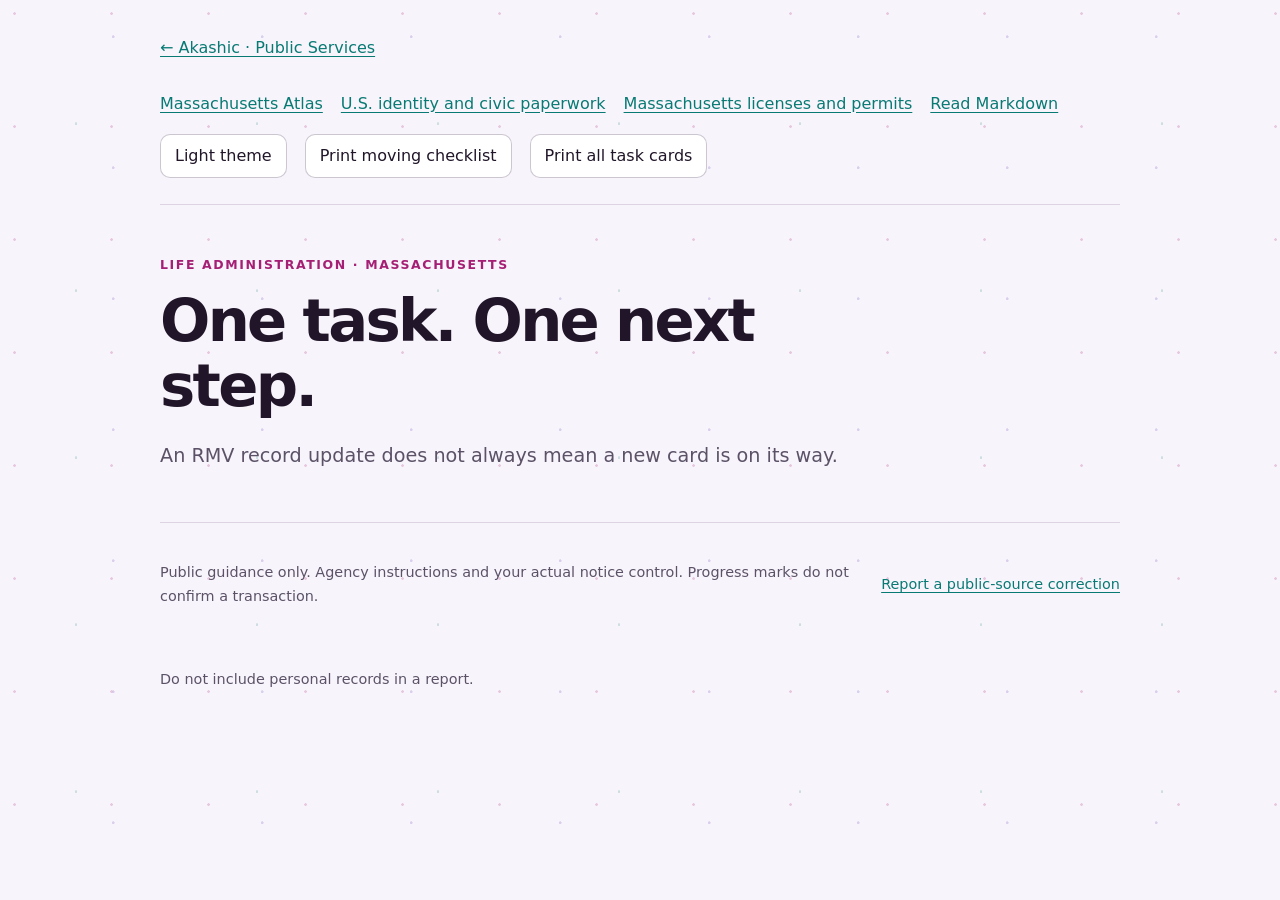
<file: site/civic.html>
<!doctype html>
<html lang="en">
  <head>
    <meta charset="utf-8">
    <meta name="viewport" content="width=device-width, initial-scale=1">
    <meta name="description" content="Massachusetts RMV tasks, current official sources, and a printable moving checklist. Separate record changes from replacement documents.">
    <meta name="referrer" content="no-referrer">
    <title>Massachusetts RMV task hub · Akashic</title>
    <link rel="canonical" href="https://akashic.egohygiene.io/civic.html">
    <link rel="icon" href="./assets/favicon.svg" type="image/svg+xml">
    <link rel="stylesheet" href="./styles.css">
    <link rel="stylesheet" href="./civic.css">
    <script type="module" src="./civic.js"></script>
  </head>
  <body class="civic-page">
    <a class="skip-link" href="#main">Skip to the task hub</a>
    <header class="civic-header">
      <a href="./index.html?collection=public-services-and-support#catalog">← Akashic · Public Services</a>
      <nav aria-label="Chapter tools">
        <a href="./atlas.html?place=us-ma">Massachusetts Atlas</a>
        <a href="./identity.html">U.S. identity and civic paperwork</a>
        <a href="./licensing.html">Massachusetts licenses and permits</a>
        <a href="https://github.com/egohygiene/akashic/blob/main/docs/civic/ma-rmv.md">Read Markdown</a>
        <button id="civic-theme" type="button" aria-pressed="false" hidden>Light theme</button>
        <button id="civic-print-checklist" type="button" hidden>Print moving checklist</button>
        <button id="civic-print" type="button" hidden>Print all task cards</button>
      </nav>
    </header>
    <main id="main" class="civic-main">
      <p class="civic-print-context">Massachusetts RMV task hub · Current sources: https://akashic.egohygiene.io/civic.html</p>
      <p class="civic-kicker">Life administration · Massachusetts</p>
      <h1>One task. One next step.</h1>
      <p class="civic-lead">An RMV record update does not always mean a new card is on its way.</p>
      <!-- civic-hub -->
    </main>
    <footer class="civic-footer">
      <p>Public guidance only. Agency instructions and your actual notice control. Progress marks do not confirm a transaction.</p>
      <a href="https://github.com/egohygiene/akashic/issues/new?template=resource-update.yml">Report a public-source correction</a>
      <p>Do not include personal records in a report.</p>
    </footer>
  </body>
</html>
</file>
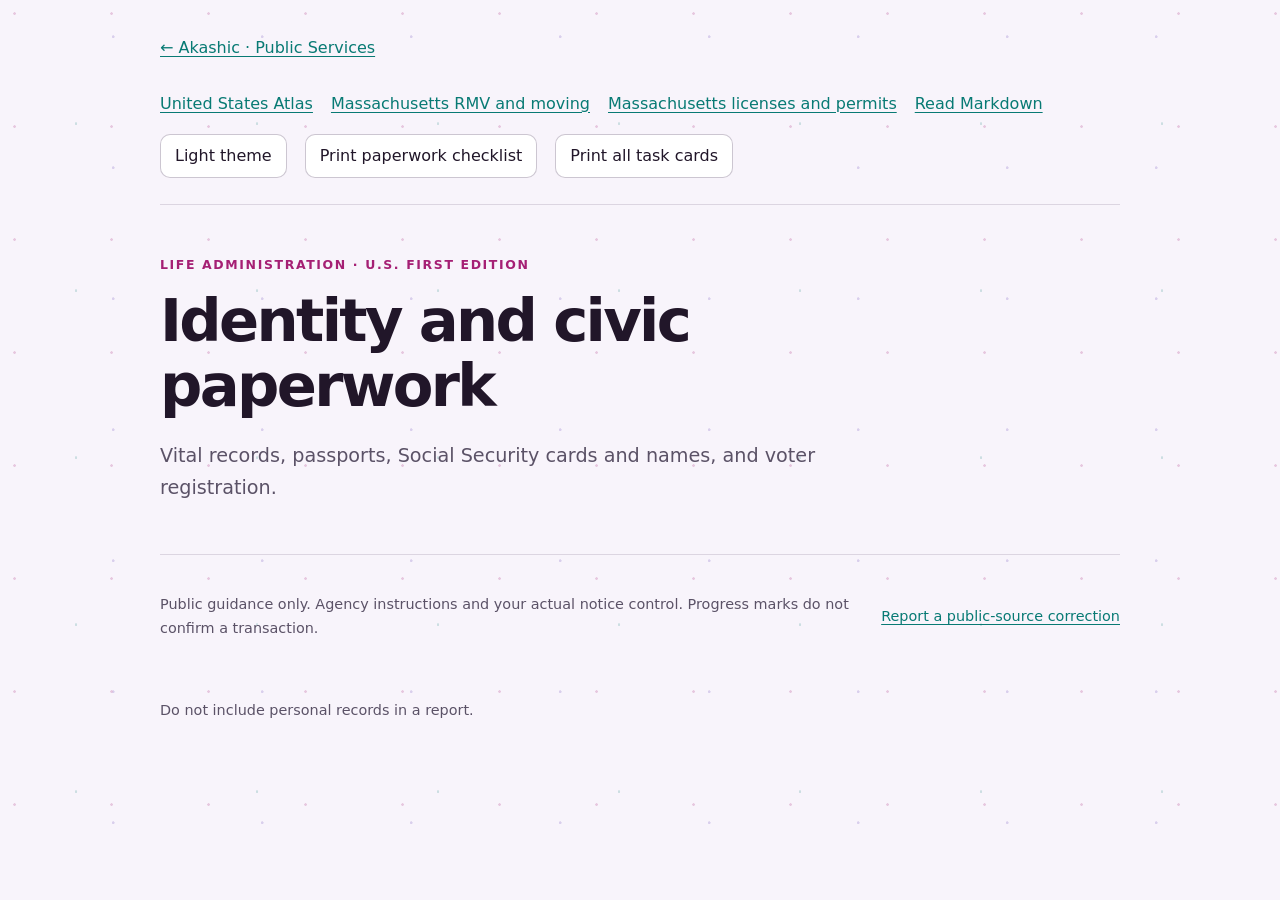
<file: site/identity.html>
<!doctype html>
<html lang="en">
  <head>
    <meta charset="utf-8">
    <meta name="viewport" content="width=device-width, initial-scale=1">
    <meta name="description" content="U.S. vital records, passports, Social Security cards and names, and voter registration. Official routes and a printable paperwork checklist.">
    <meta name="referrer" content="no-referrer">
    <title>U.S. identity and civic paperwork · Akashic</title>
    <link rel="canonical" href="https://akashic.egohygiene.io/identity.html">
    <link rel="icon" href="./assets/favicon.svg" type="image/svg+xml">
    <link rel="stylesheet" href="./styles.css">
    <link rel="stylesheet" href="./civic.css">
    <script type="module" src="./civic.js"></script>
  </head>
  <body class="civic-page">
    <a class="skip-link" href="#main">Skip to the task hub</a>
    <header class="civic-header">
      <a href="./index.html?collection=public-services-and-support#catalog">← Akashic · Public Services</a>
      <nav aria-label="Chapter tools">
        <a href="./atlas.html?place=us">United States Atlas</a>
        <a href="./civic.html">Massachusetts RMV and moving</a>
        <a href="./licensing.html">Massachusetts licenses and permits</a>
        <a href="https://github.com/egohygiene/akashic/blob/main/docs/civic/us-identity.md">Read Markdown</a>
        <button id="civic-theme" type="button" aria-pressed="false" hidden>Light theme</button>
        <button id="civic-print-checklist" type="button" hidden>Print paperwork checklist</button>
        <button id="civic-print" type="button" hidden>Print all task cards</button>
      </nav>
    </header>
    <main id="main" class="civic-main">
      <p class="civic-print-context">U.S. identity and civic paperwork · Current sources: https://akashic.egohygiene.io/identity.html</p>
      <p class="civic-kicker">Life administration · U.S. first edition</p>
      <h1>Identity and civic paperwork</h1>
      <p class="civic-lead">Vital records, passports, Social Security cards and names, and voter registration.</p>
      <!-- civic-hub -->
    </main>
    <footer class="civic-footer">
      <p>Public guidance only. Agency instructions and your actual notice control. Progress marks do not confirm a transaction.</p>
      <a href="https://github.com/egohygiene/akashic/issues/new?template=resource-update.yml">Report a public-source correction</a>
      <p>Do not include personal records in a report.</p>
    </footer>
  </body>
</html>
</file>
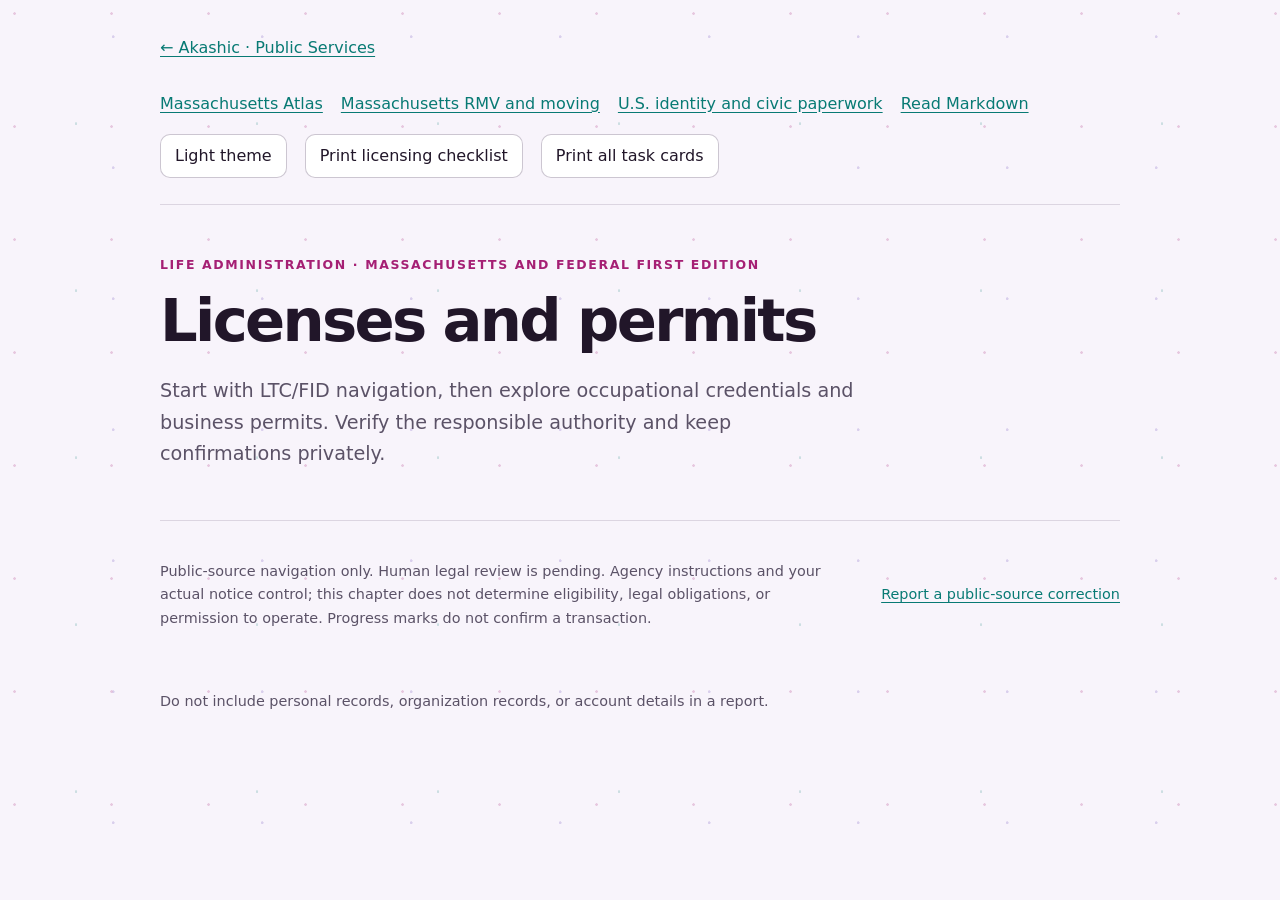
<file: site/licensing.html>
<!doctype html>
<html lang="en">
  <head>
    <meta charset="utf-8">
    <meta name="viewport" content="width=device-width, initial-scale=1">
    <meta name="description" content="Massachusetts LTC/FID, occupational credentials, municipal permits, and federal business licensing. Official routes and a printable checklist.">
    <meta name="referrer" content="no-referrer">
    <title>Massachusetts and federal licenses and permits · Akashic</title>
    <link rel="canonical" href="https://akashic.egohygiene.io/licensing.html">
    <link rel="icon" href="./assets/favicon.svg" type="image/svg+xml">
    <link rel="stylesheet" href="./styles.css">
    <link rel="stylesheet" href="./civic.css">
    <script type="module" src="./civic.js"></script>
  </head>
  <body class="civic-page">
    <a class="skip-link" href="#main">Skip to the task hub</a>
    <header class="civic-header">
      <a href="./index.html?collection=public-services-and-support#catalog">← Akashic · Public Services</a>
      <nav aria-label="Chapter tools">
        <a href="./atlas.html?place=us-ma">Massachusetts Atlas</a>
        <a href="./civic.html">Massachusetts RMV and moving</a>
        <a href="./identity.html">U.S. identity and civic paperwork</a>
        <a href="https://github.com/egohygiene/akashic/blob/main/docs/civic/ma-licenses-permits.md">Read Markdown</a>
        <button id="civic-theme" type="button" aria-pressed="false" hidden>Light theme</button>
        <button id="civic-print-checklist" type="button" hidden>Print licensing checklist</button>
        <button id="civic-print" type="button" hidden>Print all task cards</button>
      </nav>
    </header>
    <main id="main" class="civic-main">
      <p class="civic-print-context">Massachusetts and federal licenses and permits · Current sources: https://akashic.egohygiene.io/licensing.html</p>
      <p class="civic-kicker">Life administration · Massachusetts and federal first edition</p>
      <h1>Licenses and permits</h1>
      <p class="civic-lead">Start with LTC/FID navigation, then explore occupational credentials and business permits. Verify the responsible authority and keep confirmations privately.</p>
      <!-- civic-hub -->
    </main>
    <footer class="civic-footer">
      <p>Public-source navigation only. Human legal review is pending. Agency instructions and your actual notice control; this chapter does not determine eligibility, legal obligations, or permission to operate. Progress marks do not confirm a transaction.</p>
      <a href="https://github.com/egohygiene/akashic/issues/new?template=resource-update.yml">Report a public-source correction</a>
      <p>Do not include personal records, organization records, or account details in a report.</p>
    </footer>
  </body>
</html>
</file>
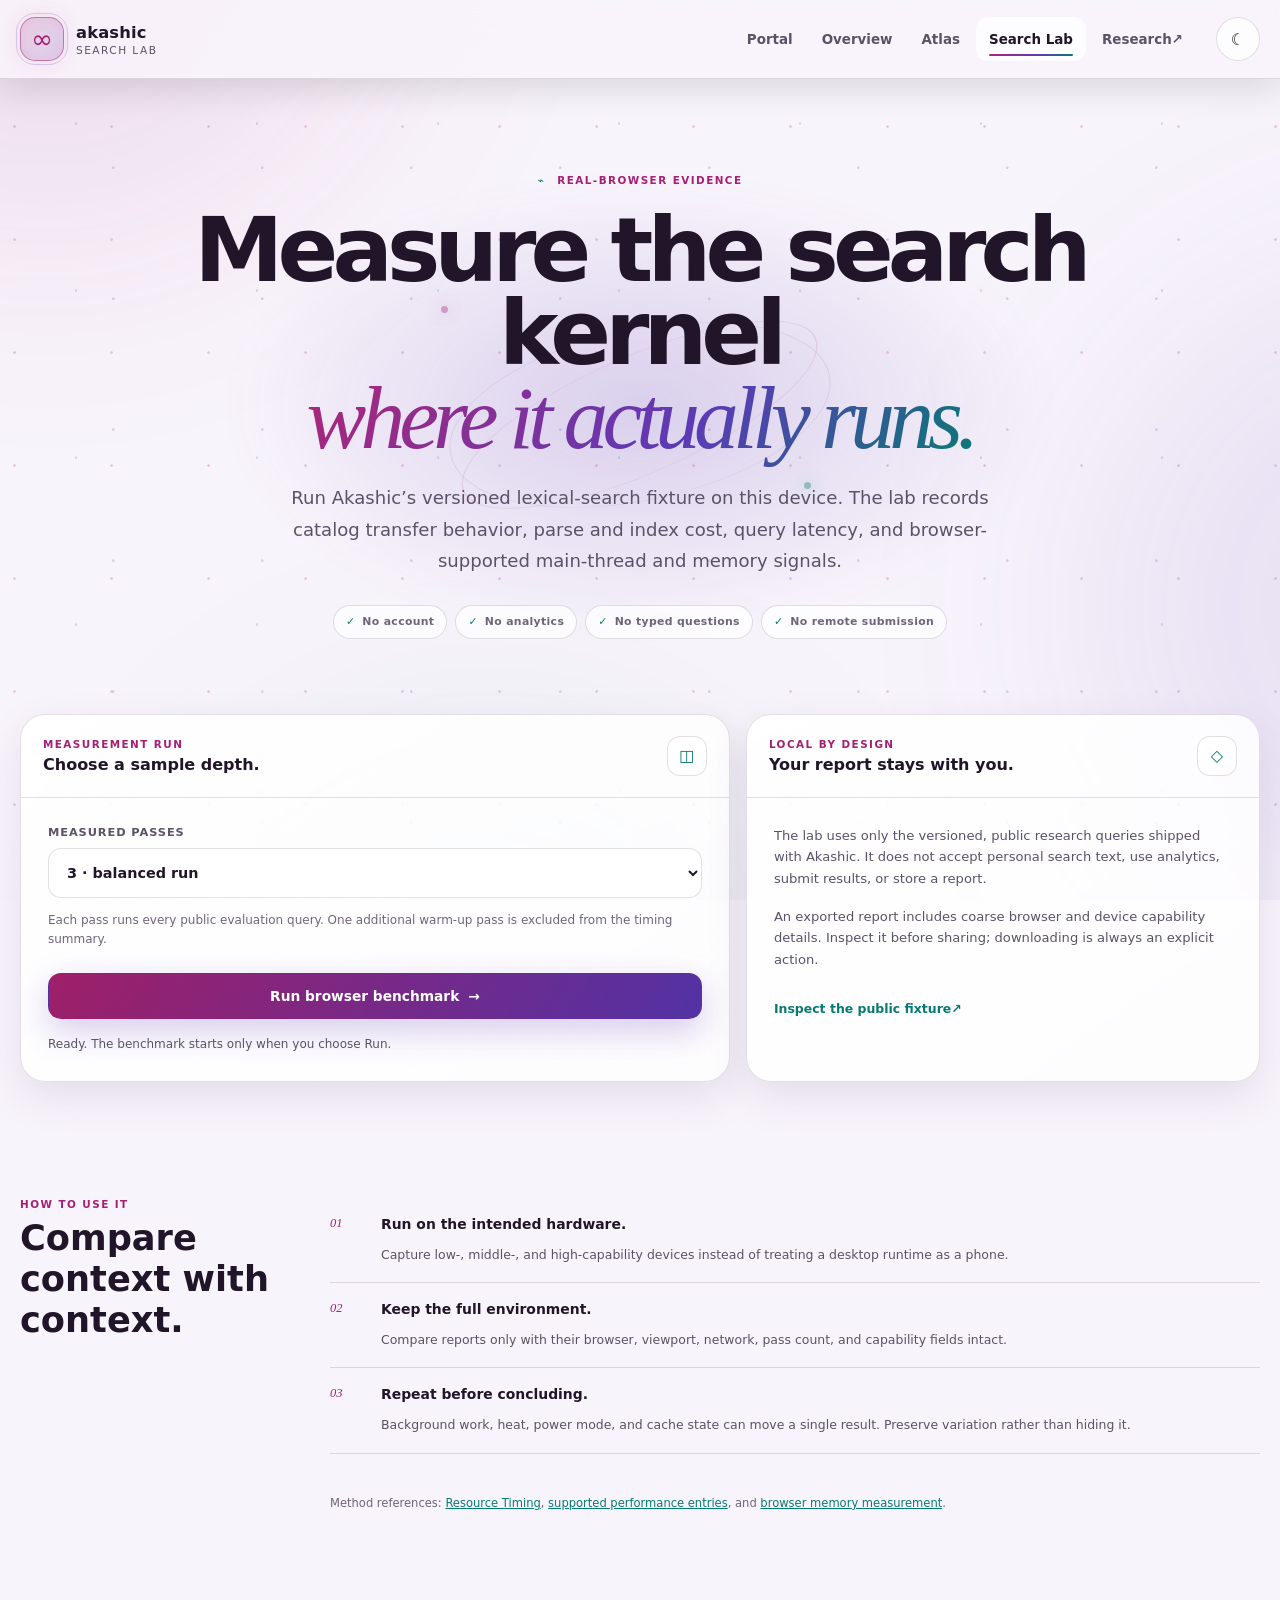
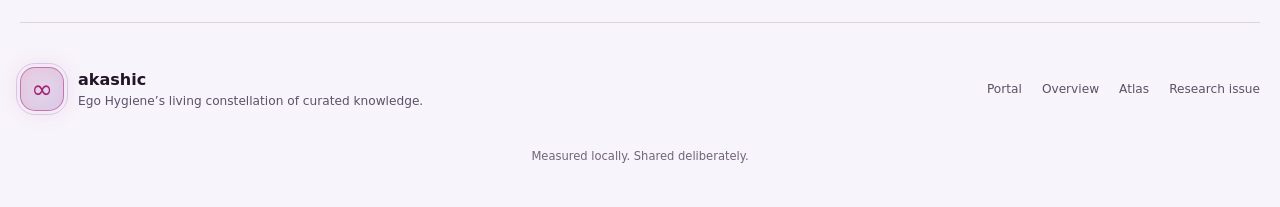
<file: site/search-lab.html>
<!DOCTYPE html>
<html lang="en">
  <head>
    <meta charset="utf-8">
    <meta name="viewport" content="width=device-width, initial-scale=1">
    <meta name="description" content="Run Akashic's dependency-free lexical search benchmark in this browser and export a private, inspectable device report.">
    <meta name="theme-color" content="#0a0814">
    <meta property="og:type" content="website">
    <meta property="og:title" content="Akashic Search Lab · Ego Hygiene">
    <meta property="og:description" content="Measure Akashic search timing, main-thread blocking, and catalog transfer behavior on a real browser.">
    <meta property="og:url" content="https://akashic.egohygiene.io/search-lab.html">
    <title>Akashic Search Lab · Ego Hygiene</title>
    <link rel="canonical" href="https://akashic.egohygiene.io/search-lab.html">
    <link rel="icon" href="assets/favicon.svg" type="image/svg+xml">
    <script>try{document.documentElement.dataset.theme=localStorage.getItem("akashic-theme")||localStorage.getItem("ego-awesome-theme")||(matchMedia("(prefers-color-scheme: light)").matches?"light":"dark")}catch{}</script>
    <link rel="stylesheet" href="styles.css">
    <link rel="stylesheet" href="search-lab.css">
    <script type="module" src="search-lab.js"></script>
  </head>
  <body class="search-lab-page">
    <a class="skip-link" href="#search-lab">Skip to the benchmark</a>
    <div class="akashic-field" aria-hidden="true"><span></span><span></span><span></span></div>

    <header class="site-header is-scrolled">
      <div class="header-inner">
        <a class="brand" href="index.html" aria-label="akashic portal home">
          <span class="brand-mark" aria-hidden="true">∞</span>
          <span><strong>akashic</strong><small>Search Lab</small></span>
        </a>
        <nav class="desktop-nav" aria-label="Primary navigation">
          <a href="index.html">Portal</a>
          <a href="dashboard.html">Overview</a>
          <a href="atlas.html">Atlas</a>
          <a class="is-active" href="#search-lab" aria-current="page">Search Lab</a>
          <a href="https://github.com/egohygiene/akashic/tree/main/research/search" target="_blank" rel="noreferrer">Research <span aria-hidden="true">↗</span></a>
        </nav>
        <button class="icon-button theme-toggle" id="theme-toggle" type="button" aria-label="Switch to light theme">
          <span aria-hidden="true">☼</span>
        </button>
      </div>
    </header>

    <main id="search-lab" tabindex="-1">
      <section class="lab-hero" aria-labelledby="lab-title">
        <div class="lab-orbit" aria-hidden="true"><span></span><i></i><i></i></div>
        <p class="lab-kicker"><span aria-hidden="true">⌁</span> Real-browser evidence</p>
        <h1 id="lab-title">Measure the search kernel<br><em>where it actually runs.</em></h1>
        <p>Run Akashic’s versioned lexical-search fixture on this device. The lab records catalog transfer behavior, parse and index cost, query latency, and browser-supported main-thread and memory signals.</p>
        <div class="lab-boundaries" aria-label="Search Lab boundaries">
          <span>No account</span><span>No analytics</span><span>No typed questions</span><span>No remote submission</span>
        </div>
      </section>

      <section class="lab-workbench" aria-labelledby="workbench-title">
        <div class="lab-panel lab-controls">
          <div class="lab-panel-heading">
            <div><p class="lab-kicker">Measurement run</p><h2 id="workbench-title">Choose a sample depth.</h2></div>
            <span class="lab-signal" aria-hidden="true">◫</span>
          </div>
          <div class="lab-control-body">
            <label for="measurement-passes">
              <span>Measured passes</span>
              <select id="measurement-passes">
                <option value="1">1 · quick signal</option>
                <option value="3" selected>3 · balanced run</option>
                <option value="5">5 · deeper sample</option>
              </select>
            </label>
            <p>Each pass runs every public evaluation query. One additional warm-up pass is excluded from the timing summary.</p>
            <button class="button button-primary" id="run-search-lab" type="button">Run browser benchmark <span aria-hidden="true">→</span></button>
            <p class="lab-status" id="search-lab-status" role="status" aria-live="polite" aria-atomic="true">Ready. The benchmark starts only when you choose Run.</p>
          </div>
        </div>

        <aside class="lab-panel lab-privacy" aria-labelledby="privacy-title">
          <div class="lab-panel-heading">
            <div><p class="lab-kicker">Local by design</p><h2 id="privacy-title">Your report stays with you.</h2></div>
            <span class="lab-signal" aria-hidden="true">◇</span>
          </div>
          <div class="lab-privacy-body">
            <p>The lab uses only the versioned, public research queries shipped with Akashic. It does not accept personal search text, use analytics, submit results, or store a report.</p>
            <p>An exported report includes coarse browser and device capability details. Inspect it before sharing; downloading is always an explicit action.</p>
            <a href="https://github.com/egohygiene/akashic/blob/main/research/search/evaluations/natural-language-v2.json" target="_blank" rel="noreferrer">Inspect the public fixture <span aria-hidden="true">↗</span></a>
          </div>
        </aside>
      </section>

      <section class="lab-results" id="lab-results" aria-labelledby="results-title" hidden>
        <div class="lab-section-heading">
          <div><p class="lab-kicker">Completed report</p><h2 id="results-title" tabindex="-1">This browser’s measurement</h2></div>
          <p>Elapsed times are device- and environment-specific observations, not universal performance claims.</p>
        </div>

        <dl class="lab-metrics" id="lab-metrics"></dl>

        <div class="lab-report-grid">
          <article class="lab-panel lab-transfer" aria-labelledby="transfer-title">
            <div class="lab-panel-heading"><div><p class="lab-kicker">Catalog request</p><h3 id="transfer-title">First and repeat transfer</h3></div><span class="lab-signal" aria-hidden="true">⇄</span></div>
            <div class="lab-table-wrap">
              <table>
                <thead><tr><th scope="col">Request</th><th scope="col">Elapsed</th><th scope="col">Transferred</th><th scope="col">Encoded body</th><th scope="col">Cache signal</th></tr></thead>
                <tbody id="transfer-rows"></tbody>
              </table>
            </div>
            <p class="lab-note">“Reload” asks the browser to validate a network-first fetch. “Repeat” uses ordinary cache behavior. A reported 0-byte transfer with a nonzero decoded body is treated as a cache signal, not a missing measurement.</p>
          </article>

          <article class="lab-panel lab-capabilities" aria-labelledby="capabilities-title">
            <div class="lab-panel-heading"><div><p class="lab-kicker">Context</p><h3 id="capabilities-title">Device and API signals</h3></div><span class="lab-signal" aria-hidden="true">◎</span></div>
            <dl id="environment-details"></dl>
          </article>
        </div>

        <article class="lab-panel lab-slowest" aria-labelledby="slowest-title">
          <div class="lab-panel-heading"><div><p class="lab-kicker">Fixture detail</p><h3 id="slowest-title">Slowest measured queries</h3></div><span class="lab-signal" aria-hidden="true">⌕</span></div>
          <div class="lab-table-wrap">
            <table>
              <thead><tr><th scope="col">Public case</th><th scope="col">Slowest run</th><th scope="col">Mean</th><th scope="col">Results</th></tr></thead>
              <tbody id="slowest-rows"></tbody>
            </table>
          </div>
        </article>

        <div class="lab-export">
          <div><p class="lab-kicker">Portable evidence</p><h2>Keep the complete report.</h2><p>The JSON includes every timing sample, feature-detection outcome, public case ID, and method note shown here.</p></div>
          <div class="lab-export-actions">
            <button class="button button-primary" id="download-search-report" type="button" disabled>Download JSON <span aria-hidden="true">↓</span></button>
            <button class="button button-quiet" id="clear-search-report" type="button">Clear report</button>
          </div>
        </div>

        <details class="lab-raw-report">
          <summary>Inspect report JSON</summary>
          <pre id="report-json" tabindex="0"></pre>
        </details>
      </section>

      <section class="lab-method" aria-labelledby="method-title">
        <div><p class="lab-kicker">How to use it</p><h2 id="method-title">Compare context with context.</h2></div>
        <ol>
          <li><strong>Run on the intended hardware.</strong><span>Capture low-, middle-, and high-capability devices instead of treating a desktop runtime as a phone.</span></li>
          <li><strong>Keep the full environment.</strong><span>Compare reports only with their browser, viewport, network, pass count, and capability fields intact.</span></li>
          <li><strong>Repeat before concluding.</strong><span>Background work, heat, power mode, and cache state can move a single result. Preserve variation rather than hiding it.</span></li>
        </ol>
        <p class="lab-method-links">Method references: <a href="https://developer.mozilla.org/en-US/docs/Web/API/PerformanceResourceTiming/transferSize" target="_blank" rel="noreferrer">Resource Timing</a>, <a href="https://developer.mozilla.org/en-US/docs/Web/API/PerformanceObserver/supportedEntryTypes_static" target="_blank" rel="noreferrer">supported performance entries</a>, and <a href="https://developer.mozilla.org/en-US/docs/Web/API/Performance/measureUserAgentSpecificMemory" target="_blank" rel="noreferrer">browser memory measurement</a>.</p>
      </section>
    </main>

    <footer>
      <div class="footer-brand"><span class="brand-mark" aria-hidden="true">∞</span><div><strong>akashic</strong><p>Ego Hygiene’s living constellation of curated knowledge.</p></div></div>
      <div class="footer-links"><a href="index.html">Portal</a><a href="dashboard.html">Overview</a><a href="atlas.html">Atlas</a><a href="https://github.com/egohygiene/akashic/issues/42">Research issue</a></div>
      <p class="love-note">Measured locally. Shared deliberately.</p>
    </footer>
    <noscript><p class="noscript">The Search Lab needs JavaScript to run local measurements. The complete resource collection remains available in the <a href="index.html#catalog">catalog</a>.</p></noscript>
  </body>
</html>
</file>
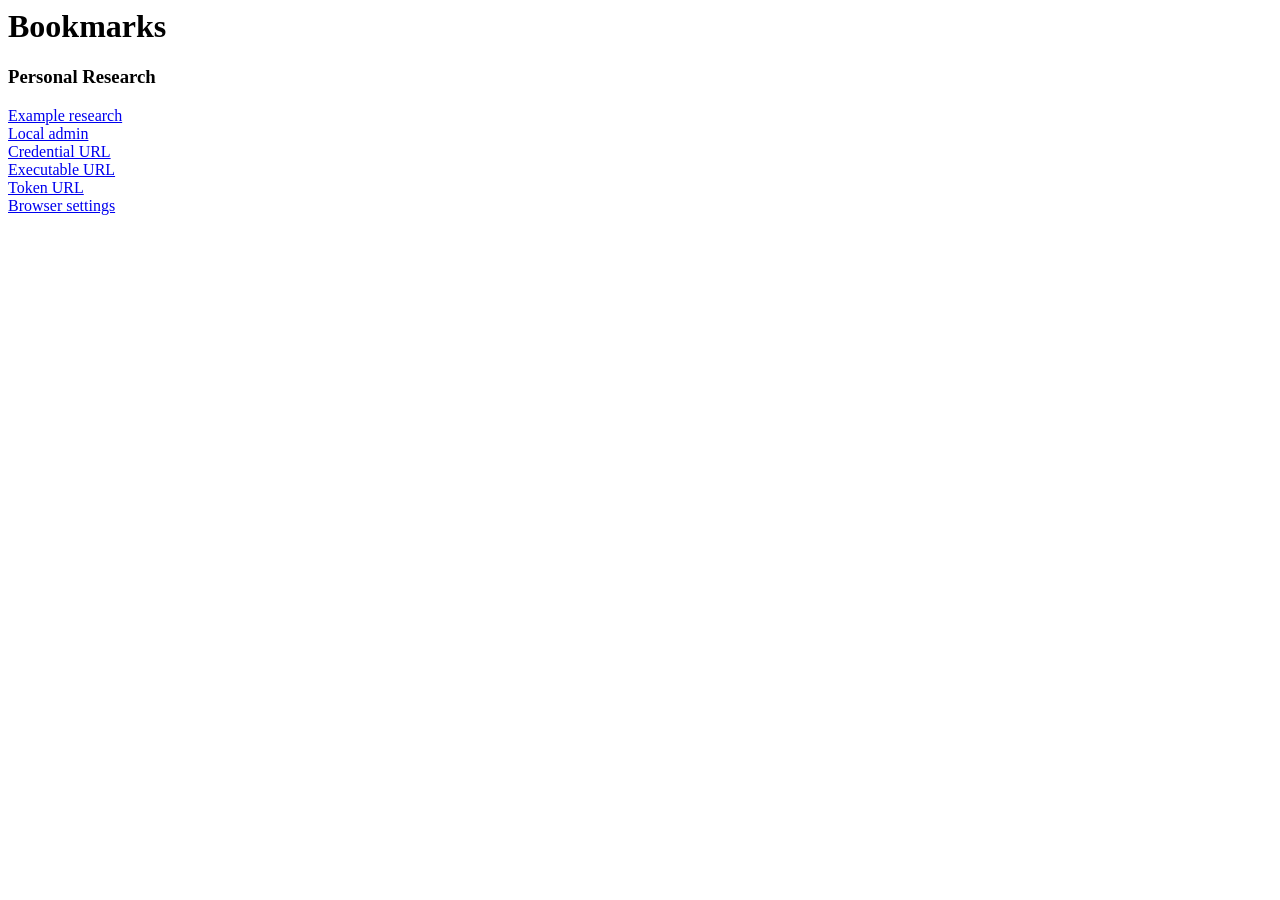
<file: test/fixtures/bookmark-intake/malicious-netscape.fixture.html>
<!DOCTYPE NETSCAPE-Bookmark-file-1>
<META HTTP-EQUIV="Content-Type" CONTENT="text/html; charset=UTF-8">
<TITLE>Bookmarks</TITLE>
<H1>Bookmarks</H1>
<DL><p>
  <DT><H3>Personal Research</H3>
  <DL><p>
    <DT><A HREF="https://www.example.com/path/?utm_source=mail&amp;lang=en#notes" TAGS="reading, later">Example research</A>
    <DT><A HREF="http://127.0.0.1:8080/admin">Local admin</A>
    <DT><A HREF="https://user:password@example.com/private">Credential URL</A>
    <DT><A HREF="javascript:alert(1)">Executable URL</A>
    <DT><A HREF="https://example.net/callback?access_token=super-secret">Token URL</A>
    <DT><A HREF="chrome://settings/passwords">Browser settings</A>
  </DL><p>
</DL><p>
</file>
<file: site/styles.css>
:root {
  color-scheme: dark;
  --bg: #090711;
  --bg-soft: #110d1c;
  --surface: rgba(27, 21, 41, .68);
  --surface-solid: #191326;
  --surface-raised: #21182f;
  --surface-hover: rgba(39, 29, 56, .9);
  --text: #f8f4fc;
  --muted: #bbb2c7;
  --faint: #9b91aa;
  --pink: #ff8bd5;
  --violet: #b7a4ff;
  --cyan: #6fe9df;
  --line: rgba(237, 222, 255, .13);
  --line-strong: rgba(237, 222, 255, .24);
  --accent: linear-gradient(125deg, #c92f8c, #6c4fd0 58%, #268f9a);
  --button-accent: linear-gradient(125deg, #aa246f, #5a3eb5);
  --shadow: 0 28px 80px rgba(1, 0, 8, .38);
  --shadow-soft: 0 16px 48px rgba(1, 0, 8, .22);
  --radius: 22px;
  --max: 1280px;
  font-family: Inter, ui-sans-serif, system-ui, -apple-system, BlinkMacSystemFont, "Segoe UI", sans-serif;
}

:root[data-theme="light"] {
  color-scheme: light;
  --bg: #f8f4fb;
  --bg-soft: #efe9f5;
  --surface: rgba(255, 255, 255, .76);
  --surface-solid: #ffffff;
  --surface-raised: #ffffff;
  --surface-hover: rgba(255, 255, 255, .96);
  --text: #211629;
  --muted: #5b5267;
  --faint: #6f657a;
  --pink: #a51f74;
  --violet: #5d3ab4;
  --cyan: #087a74;
  --line: rgba(52, 29, 72, .14);
  --line-strong: rgba(52, 29, 72, .25);
  --accent: linear-gradient(125deg, #ad2677, #5c3ab6 58%, #087a74);
  --button-accent: linear-gradient(125deg, #9e1f68, #5232a4);
  --shadow: 0 28px 80px rgba(75, 45, 98, .15);
  --shadow-soft: 0 16px 42px rgba(75, 45, 98, .11);
}

* { box-sizing: border-box; }
html { scroll-behavior: smooth; scroll-padding-top: 94px; }
body { margin: 0; min-width: 320px; overflow-x: hidden; background: var(--bg); color: var(--text); }
body::before { content: ""; position: fixed; inset: 0; z-index: -3; pointer-events: none; background-image: radial-gradient(circle at 15% 12%, color-mix(in srgb, var(--pink), transparent 25%) 0 1px, transparent 1.6px), radial-gradient(circle at 76% 28%, color-mix(in srgb, var(--violet), transparent 30%) 0 1px, transparent 1.7px), radial-gradient(circle at 42% 74%, color-mix(in srgb, var(--cyan), transparent 35%) 0 1px, transparent 1.5px); background-size: 97px 113px, 149px 131px, 181px 167px; opacity: .28; }
a { color: inherit; }
button, input, select { font: inherit; }
button, a { -webkit-tap-highlight-color: transparent; }
button { color: inherit; }
[hidden] { display: none !important; }
:focus-visible { outline: 3px solid var(--cyan); outline-offset: 3px; }
::selection { background: color-mix(in srgb, var(--pink), transparent 58%); color: var(--text); }
.sr-only { position: absolute; width: 1px; height: 1px; padding: 0; margin: -1px; overflow: hidden; clip: rect(0, 0, 0, 0); white-space: nowrap; border: 0; }
.skip-link { position: fixed; top: 12px; left: 12px; z-index: 500; transform: translateY(-180%); background: var(--text); color: var(--bg); padding: 11px 17px; border-radius: 12px; text-decoration: none; font-weight: 750; }
.skip-link:focus { transform: none; }

.scroll-progress { position: fixed; z-index: 401; top: 0; left: 0; width: 100%; height: 2px; transform: scaleX(0); transform-origin: left; background: var(--accent); box-shadow: 0 0 14px var(--pink); }
.akashic-field { position: fixed; inset: 0; z-index: -2; overflow: hidden; pointer-events: none; }
.akashic-field span { position: absolute; width: 42rem; height: 42rem; border-radius: 50%; filter: blur(135px); opacity: .1; }
.akashic-field span:nth-child(1) { background: var(--pink); top: -27rem; left: -18rem; }
.akashic-field span:nth-child(2) { background: var(--violet); top: 30%; right: -30rem; }
.akashic-field span:nth-child(3) { background: var(--cyan); bottom: -30rem; left: 12%; opacity: .06; }

.site-header { position: sticky; top: 0; z-index: 400; min-height: 78px; border-bottom: 1px solid transparent; transition: background .25s ease, border-color .25s ease, box-shadow .25s ease; }
.site-header.is-scrolled { background: color-mix(in srgb, var(--bg), transparent 13%); border-color: var(--line); box-shadow: 0 10px 35px rgba(1, 0, 8, .12); backdrop-filter: blur(22px) saturate(130%); -webkit-backdrop-filter: blur(22px) saturate(130%); }
.header-inner { width: min(calc(100% - 40px), var(--max)); min-height: 78px; margin: 0 auto; padding-block: 8px; display: flex; align-items: center; gap: 20px; }
.header-inner:has(.language-switcher, .language-fallback) { display: grid; grid-template-columns: auto minmax(0, 1fr) minmax(180px, 260px) auto; }
.brand { display: inline-flex; align-items: center; gap: 12px; text-decoration: none; margin-inline-end: auto; }
.brand-mark { position: relative; width: 44px; height: 44px; display: grid; place-items: center; flex: 0 0 auto; border: 1px solid color-mix(in srgb, var(--pink), transparent 48%); border-radius: 15px; background: linear-gradient(135deg, color-mix(in srgb, var(--pink), transparent 84%), color-mix(in srgb, var(--violet), transparent 83%)); color: var(--pink); font-size: 26px; box-shadow: inset 0 0 22px color-mix(in srgb, var(--pink), transparent 90%), 0 0 25px color-mix(in srgb, var(--pink), transparent 88%); }
.brand-mark::after { content: ""; position: absolute; inset: -5px; border: 1px solid color-mix(in srgb, var(--violet), transparent 80%); border-radius: 19px; }
.brand strong, .brand small { display: block; }
.brand strong { letter-spacing: .01em; font-size: 1.02rem; }
.brand small { margin-top: 2px; color: var(--muted); font-size: .66rem; letter-spacing: .14em; text-transform: uppercase; }
.desktop-nav { min-inline-size: 0; display: flex; flex-wrap: wrap; justify-content: center; align-items: center; gap: 3px; }
.desktop-nav a { position: relative; min-height: 44px; display: inline-flex; align-items: center; padding: 0 13px; border-radius: 12px; color: var(--muted); font-size: .84rem; font-weight: 650; text-decoration: none; }
.desktop-nav a::after { content: ""; position: absolute; left: 13px; right: 13px; bottom: 5px; height: 2px; border-radius: 2px; transform: scaleX(0); background: var(--accent); transition: transform .2s ease; }
.desktop-nav a:hover, .desktop-nav a.is-active { color: var(--text); background: color-mix(in srgb, var(--surface), transparent 18%); }
.desktop-nav a.is-active::after { transform: scaleX(1); }
.language-switcher { min-inline-size: 0; display: grid; grid-template-columns: minmax(0, 1fr) minmax(44px, 35%); align-items: center; gap: 4px 6px; margin: 0; padding: 6px; border: 1px solid var(--line); border-radius: 12px; background: var(--surface); }
.language-switcher label { grid-column: 1 / -1; padding-inline: 3px; color: var(--muted); font-size: .64rem; font-weight: 750; line-height: 1.3; }
.language-switcher select { min-inline-size: 0; max-inline-size: 100%; inline-size: 100%; min-block-size: 44px; padding-block: 7px; padding-inline: 8px 24px; border: 1px solid var(--line); border-radius: 8px; background: var(--surface-solid); color: var(--text); font-size: .74rem; text-overflow: ellipsis; }
.language-switcher button { min-inline-size: 44px; min-block-size: 44px; max-inline-size: 7rem; padding: 7px 9px; border: 1px solid var(--line); border-radius: 8px; background: var(--surface-raised); color: var(--text); cursor: pointer; font-size: .7rem; font-weight: 750; line-height: 1.3; overflow-wrap: anywhere; }
.language-switcher button:hover, .language-fallback summary:hover, .language-fallback a:hover { border-color: var(--violet); background: var(--surface-hover); color: var(--text); }
.language-fallback { min-inline-size: 0; max-inline-size: 100%; padding: 3px 6px; border: 1px solid var(--line); border-radius: 12px; background: var(--surface-solid); color: var(--text); font-size: .74rem; }
.language-fallback summary { min-block-size: 44px; display: flex; align-items: center; padding: 7px 9px; border-radius: 8px; cursor: pointer; font-weight: 750; overflow-wrap: anywhere; }
.language-fallback summary::after { content: "⌄"; margin-inline-start: auto; padding-inline-start: 8px; }
.language-fallback[open] summary::after { transform: rotate(180deg); }
.language-fallback[open] { max-block-size: min(70vh, 30rem); overflow-y: auto; }
.language-fallback a { min-block-size: 44px; display: flex; align-items: center; gap: 6px; padding: 7px 9px; border: 1px solid transparent; border-radius: 8px; color: var(--muted); text-decoration: none; overflow-wrap: anywhere; }
.language-fallback a[aria-current="page"] { background: color-mix(in srgb, var(--violet), transparent 84%); color: var(--text); }
.locale-draft-badge { display: inline-block; padding: 3px 6px; border: 1px solid color-mix(in srgb, var(--pink), transparent 48%); border-radius: 6px; color: var(--pink); font-size: .61rem; font-weight: 750; line-height: 1.4; }
.icon-button { width: 44px; height: 44px; flex: 0 0 auto; display: grid; place-items: center; border: 1px solid var(--line); border-radius: 50%; background: var(--surface); color: var(--text); cursor: pointer; transition: transform .2s ease, border-color .2s ease, background .2s ease; }
.icon-button:hover { transform: rotate(12deg); border-color: var(--line-strong); background: var(--surface-hover); }
.mobile-dock { display: none; }

main, footer { width: min(calc(100% - 40px), var(--max)); margin-inline: auto; }
.locale-coverage, .locale-draft { margin: 18px 0 0; padding: 13px 16px; border: 1px solid color-mix(in srgb, var(--cyan), transparent 68%); border-radius: 14px; background: color-mix(in srgb, var(--cyan), transparent 94%); color: var(--muted); font-size: .76rem; line-height: 1.55; }
.locale-coverage strong, .locale-draft strong { display: block; margin-bottom: 2px; color: var(--text); font-size: .78rem; }
.locale-coverage p, .locale-draft p { margin: 0; }
.locale-draft { border-color: color-mix(in srgb, var(--pink), transparent 55%); background: color-mix(in srgb, var(--pink), transparent 95%); }
#locale-suggestion { display: flex; flex-wrap: wrap; align-items: center; justify-content: space-between; gap: 12px 20px; margin-block-start: 18px; padding: 14px 16px; border: 1px solid color-mix(in srgb, var(--violet), transparent 48%); border-radius: 14px; background: color-mix(in srgb, var(--violet), var(--surface-solid) 8%); color: var(--text); font-size: .82rem; line-height: 1.6; }
#locale-suggestion > p { flex: 1 1 260px; min-inline-size: 0; margin: 0; overflow-wrap: anywhere; }
.locale-suggestion-actions { display: flex; flex-wrap: wrap; gap: 8px; }
.locale-suggestion-actions button { min-block-size: 44px; max-inline-size: 100%; padding: 8px 12px; border: 1px solid var(--line-strong); border-radius: 10px; background: var(--surface-solid); color: var(--text); cursor: pointer; font-size: .75rem; font-weight: 750; line-height: 1.4; overflow-wrap: anywhere; }
.locale-suggestion-actions button:hover { border-color: var(--violet); background: var(--surface-hover); }
/* Layout declarations must not expose controls before initialization or after dismissal. */
#language-form[hidden], #language-fallback[hidden], #locale-suggestion[hidden] { display: none !important; }
/* Canonical English passages keep their own reading direction inside an RTL interface. */
:root[dir="rtl"] [lang="en"] { direction: ltr; unicode-bidi: isolate; text-align: start; }
:root[dir="rtl"] h1 { line-height: 1.2; letter-spacing: normal; }
:root[dir="rtl"] :is(.eyebrow, .kicker, .section-heading h2, .catalog-heading h2) { letter-spacing: normal; }
:root[dir="rtl"] :is(.journey-nav b, .need-paths b, .search-submit > span, .overview-preview-intro a > span, .overview-chart-action > span, .overview-bar-row > span:last-child, .map-back > span, .map-detail-action > span) { display: inline-block; transform: scaleX(-1); }
:root[dir="rtl"] .journey-nav a:hover b { transform: scaleX(-1) translateX(4px); }
:root[dir="rtl"] .search-submit:hover { transform: translateX(-2px); }
.hero { position: relative; min-height: 750px; display: flex; flex-direction: column; align-items: center; justify-content: center; overflow: clip; text-align: center; padding: 92px 0 70px; isolation: isolate; }
.hero::before { content: ""; position: absolute; z-index: -2; width: min(92vw, 980px); aspect-ratio: 1.9; border-radius: 50%; background: radial-gradient(ellipse, color-mix(in srgb, var(--violet), transparent 84%), transparent 68%); filter: blur(12px); }
.hero-orbit { position: absolute; z-index: -1; top: 48px; left: 50%; width: min(76vw, 750px); aspect-ratio: 1; transform: translateX(-50%); opacity: .35; pointer-events: none; }
.hero-orbit::before, .hero-orbit::after { content: ""; position: absolute; inset: 13%; border: 1px solid color-mix(in srgb, var(--violet), transparent 70%); border-radius: 50%; transform: rotate(-17deg) scaleY(.42); }
.hero-orbit::after { inset: 25%; border-color: color-mix(in srgb, var(--pink), transparent 70%); transform: rotate(31deg) scaleY(.55); }
.hero-orbit > span { position: absolute; inset: 37%; display: grid; place-items: center; color: var(--pink); font-size: clamp(4rem, 8vw, 7rem); filter: blur(.2px); opacity: .12; }
.hero-orbit i { position: absolute; width: 7px; height: 7px; border-radius: 50%; background: var(--pink); box-shadow: 0 0 17px var(--pink); }
.hero-orbit i:nth-of-type(1) { left: 17%; top: 39%; }
.hero-orbit i:nth-of-type(2) { right: 14%; top: 44%; background: var(--violet); box-shadow: 0 0 17px var(--violet); }
.hero-orbit i:nth-of-type(3) { left: 44%; top: 16%; background: var(--cyan); box-shadow: 0 0 17px var(--cyan); }
.hero-orbit i:nth-of-type(4) { right: 36%; bottom: 22%; }
.eyebrow, .kicker { color: var(--pink); text-transform: uppercase; letter-spacing: .18em; font-size: .7rem; font-weight: 800; }
.eyebrow { display: flex; align-items: center; gap: 10px; }
.eyebrow span { width: 22px; height: 1px; background: currentColor; box-shadow: 0 0 8px currentColor; }
h1 { max-width: 1080px; margin: 27px 0 28px; font-size: clamp(3.25rem, 7vw, 7rem); line-height: .93; letter-spacing: -.066em; overflow-wrap: anywhere; }
h1 em { font-family: "Iowan Old Style", "Palatino Linotype", "Book Antiqua", Georgia, serif; font-weight: 400; background: var(--accent); color: transparent; -webkit-background-clip: text; background-clip: text; }
.hero-copy { max-width: 760px; margin: 0; color: var(--muted); font-size: clamp(1rem, 2vw, 1.17rem); line-height: 1.78; }
.hero-search, .catalog-search { display: flex; align-items: center; background: color-mix(in srgb, var(--surface-solid), transparent 2%); border: 1px solid var(--line); box-shadow: var(--shadow-soft); }
.hero-search { width: min(100%, 740px); min-height: 66px; margin: 38px 0 8px; gap: 14px; padding-block: 0; padding-inline: 19px 16px; border-radius: 19px; }
.hero-search:focus-within, .catalog-search:focus-within { border-color: var(--violet); box-shadow: 0 0 0 4px color-mix(in srgb, var(--violet), transparent 84%), var(--shadow-soft); }
.hero-search > span, .catalog-search > span { color: var(--pink); font-size: 1.65rem; }
.hero-search input, .catalog-search input { min-width: 0; flex: 1; border: 0; outline: 0; background: transparent; color: var(--text); }
.hero-search input { font-size: 1rem; }
input::placeholder { color: var(--faint); }
.search-clear { width: 44px; height: 44px; flex: 0 0 auto; border: 0; border-radius: 50%; background: transparent; color: var(--muted); cursor: pointer; font-size: 1.25rem; }
.search-clear:hover { background: var(--bg-soft); color: var(--text); }
.search-submit { width: 44px; height: 44px; flex: 0 0 auto; display: grid; place-items: center; border: 1px solid var(--line); border-radius: 12px; background: var(--button-accent); color: #fff; cursor: pointer; font-weight: 800; }
.search-submit:hover { transform: translateX(2px); }
.search-privacy-note { margin: 0; color: var(--faint); font-size: .67rem; line-height: 1.5; }
.hero > .search-privacy-note { width: min(100%, 740px); margin-bottom: 20px; padding-inline: 4px; }
kbd { padding: 4px 8px; border: 1px solid var(--line-strong); border-radius: 7px; background: var(--bg-soft); color: var(--faint); font-size: .72rem; }
.hero-actions { display: flex; justify-content: center; flex-wrap: wrap; gap: 11px; }
.button { min-height: 46px; display: inline-flex; justify-content: center; align-items: center; gap: 9px; padding: 0 20px; border: 1px solid transparent; border-radius: 13px; text-decoration: none; cursor: pointer; font-weight: 760; font-size: .86rem; transition: transform .2s ease, box-shadow .2s ease, border-color .2s ease; }
.button:hover { transform: translateY(-2px); }
.button-primary { background: var(--button-accent); color: #fff; box-shadow: 0 12px 34px rgba(83, 47, 170, .24); }
.button-primary:hover { box-shadow: 0 16px 42px rgba(83, 47, 170, .34); }
.button-quiet { background: var(--surface); border-color: var(--line); color: var(--text); }
.button-light { background: #fff; color: #25152d; }
.inspired-link { min-height: 40px; display: inline-flex; align-items: center; gap: 8px; margin-top: 12px; color: var(--muted); font-size: .76rem; text-decoration: none; }
.inspired-link span:first-child { color: var(--pink); }
.inspired-link:hover { color: var(--text); }
.stats { display: flex; margin: 54px 0 0; padding: 0; }
.stats div { min-width: 135px; padding: 0 30px; border-inline-end: 1px solid var(--line); }
.stats div:last-child { border: 0; }
.stats dt { font-size: 1.5rem; font-weight: 800; }
.stats dd { margin: 5px 0 0; color: var(--faint); font-size: .68rem; text-transform: uppercase; letter-spacing: .12em; }

.journey-nav { display: grid; grid-template-columns: repeat(4, 1fr); border: 1px solid var(--line); border-radius: 22px; background: var(--surface); box-shadow: var(--shadow-soft); overflow: hidden; }
.journey-nav a { min-height: 96px; display: grid; grid-template-columns: auto 1fr auto; gap: 15px; align-items: center; padding: 18px 22px; border-inline-end: 1px solid var(--line); text-decoration: none; transition: background .2s ease; }
.journey-nav a:last-child { border: 0; }
.journey-nav a:hover { background: var(--surface-hover); }
.journey-nav > a > span { color: var(--pink); font-family: Georgia, serif; font-style: italic; font-size: .82rem; }
.journey-nav strong, .journey-nav small { display: block; }
.journey-nav strong { font-size: .88rem; }
.journey-nav small { margin-top: 5px; color: var(--muted); font-size: .7rem; line-height: 1.4; }
.journey-nav b { color: var(--faint); font-size: .95rem; transition: transform .2s ease, color .2s ease; }
.journey-nav a:hover b { transform: translateX(4px); color: var(--pink); }

.need-first-section, .overview-preview, .collections-section, .mind-map-section, .catalog-section { position: relative; padding: 116px 0 24px; scroll-margin-top: 76px; }
.need-first-section::before, .overview-preview::before, .collections-section::before, .mind-map-section::before, .catalog-section::before { content: "✦  ·  ✧  ·  ✦"; position: absolute; top: 52px; left: 50%; transform: translateX(-50%); color: var(--line-strong); letter-spacing: .75rem; font-size: .62rem; }
.section-heading, .catalog-heading { display: flex; justify-content: space-between; gap: 40px; align-items: end; margin-bottom: 34px; }
.section-heading h2, .catalog-heading h2, .more-knowledge h2 { margin: 8px 0 0; font-size: clamp(2.1rem, 4vw, 3.55rem); letter-spacing: -.048em; line-height: 1; }
.section-heading > p, .catalog-heading > p { max-width: 390px; margin: 0; color: var(--muted); line-height: 1.65; }
.kicker { margin: 0; }

.need-paths { display: grid; grid-template-columns: repeat(3, minmax(0, 1fr)); gap: 13px; }
.need-paths button { min-width: 0; min-height: 104px; display: grid; grid-template-columns: 44px minmax(0, 1fr) auto; gap: 14px; align-items: center; padding: 18px 19px; border: 1px solid var(--line); border-radius: 18px; background: linear-gradient(145deg, color-mix(in srgb, var(--surface-raised), transparent 9%), var(--surface)); color: var(--text); text-align: start; cursor: pointer; box-shadow: inset 0 1px color-mix(in srgb, white, transparent 95%); transition: transform .18s ease, border-color .18s ease, background .18s ease; }
.need-paths button > span:first-child { width: 44px; height: 44px; display: grid; place-items: center; border: 1px solid color-mix(in srgb, var(--pink), transparent 68%); border-radius: 13px; background: color-mix(in srgb, var(--pink), transparent 90%); color: var(--pink); font-size: 1.05rem; }
.need-paths strong, .need-paths small { display: block; }
.need-paths strong { font-size: .84rem; }
.need-paths small { margin-top: 5px; color: var(--muted); font-size: .68rem; line-height: 1.45; }
.need-paths b { color: var(--faint); }
.need-paths button:hover, .need-paths button:focus-visible { transform: translateY(-2px); border-color: color-mix(in srgb, var(--pink), transparent 45%); background: color-mix(in srgb, var(--pink), var(--surface) 5%); }
.need-paths button:hover b { color: var(--pink); }

.overview-preview-intro { max-width: 420px; }
.overview-preview-intro p { margin: 0; color: var(--muted); line-height: 1.65; }
.overview-preview-intro a { min-height: 44px; display: inline-flex; align-items: center; gap: 8px; margin-top: 7px; color: var(--pink); font-size: .76rem; font-weight: 760; text-decoration: none; }
.overview-preview-intro a:hover { color: var(--text); }
.overview-preview-metrics { display: grid; grid-template-columns: repeat(4, 1fr); margin: 0 0 14px; padding: 0; overflow: hidden; border: 1px solid var(--line); border-radius: 22px; background: linear-gradient(145deg, color-mix(in srgb, var(--surface-raised), transparent 10%), var(--surface)); box-shadow: var(--shadow-soft); }
.overview-preview-metrics div { position: relative; min-height: 106px; display: flex; flex-direction: column; justify-content: center; padding: 20px 24px; border-inline-end: 1px solid var(--line); }
.overview-preview-metrics div:last-child { border-inline-end: 0; }
.overview-preview-metrics div::before { content: ""; position: absolute; top: 0; left: 20px; right: 20px; height: 1px; background: linear-gradient(90deg, transparent, var(--violet), transparent); opacity: .55; }
.overview-preview-metrics dt { font-size: clamp(1.45rem, 2.5vw, 2.08rem); font-weight: 820; letter-spacing: -.04em; }
.overview-preview-metrics dd { margin: 6px 0 0; color: var(--faint); font-size: .63rem; font-weight: 720; letter-spacing: .1em; text-transform: uppercase; }
.overview-preview-charts { display: grid; grid-template-columns: minmax(320px, .82fr) minmax(480px, 1.18fr); gap: 14px; }
.overview-chart-panel { position: relative; min-width: 0; overflow: hidden; border: 1px solid var(--line); border-radius: 24px; background: linear-gradient(145deg, color-mix(in srgb, var(--surface-raised), transparent 7%), var(--surface)); box-shadow: inset 0 1px 0 color-mix(in srgb, white, transparent 94%), var(--shadow-soft); }
.overview-chart-panel::before { content: ""; position: absolute; inset: 0; pointer-events: none; background-image: linear-gradient(color-mix(in srgb, var(--line), transparent 48%) 1px, transparent 1px), linear-gradient(90deg, color-mix(in srgb, var(--line), transparent 48%) 1px, transparent 1px); background-size: 40px 40px; mask-image: radial-gradient(circle at 25% 20%, black, transparent 56%); opacity: .11; }
.overview-chart-heading { position: relative; z-index: 1; min-height: 78px; display: flex; align-items: center; justify-content: space-between; gap: 18px; padding: 17px 20px; border-bottom: 1px solid var(--line); }
.overview-chart-heading p { margin: 0; color: var(--pink); font-size: .61rem; font-weight: 800; letter-spacing: .12em; text-transform: uppercase; }
.overview-chart-heading h3 { margin: 4px 0 0; font-size: .98rem; }
.overview-chart-heading > span { color: var(--faint); font-size: .68rem; }
.overview-chart-heading > span[aria-hidden="true"] { width: 38px; height: 38px; display: grid; place-items: center; border: 1px solid var(--line); border-radius: 12px; background: var(--surface); color: var(--pink); font-size: 1rem; }
.overview-donut-stage { position: relative; z-index: 1; min-height: 430px; display: flex; flex-direction: column; align-items: center; justify-content: center; padding: 28px; }
.overview-distribution-donut { position: relative; width: min(100%, 285px); aspect-ratio: 1; display: grid; place-items: center; border-radius: 50%; filter: drop-shadow(0 16px 30px rgba(0,0,0,.2)); }
.overview-distribution-donut::before { content: ""; position: absolute; inset: 18%; border: 1px solid var(--line-strong); border-radius: 50%; background: radial-gradient(circle at 40% 35%, color-mix(in srgb, var(--surface-raised), white 2%), var(--surface-solid)); box-shadow: inset 0 0 40px color-mix(in srgb, var(--violet), transparent 89%), 0 0 0 7px color-mix(in srgb, var(--bg), transparent 24%); }
.overview-distribution-donut > div { position: relative; z-index: 1; text-align: center; }
.overview-distribution-donut strong, .overview-distribution-donut span { display: block; }
.overview-distribution-donut strong { font-size: clamp(1.8rem, 3.5vw, 2.6rem); letter-spacing: -.055em; }
.overview-distribution-donut span { margin-top: 5px; color: var(--faint); font-size: .6rem; font-weight: 750; letter-spacing: .12em; text-transform: uppercase; }
.overview-donut-stage > p { max-width: 340px; margin: 23px 0 0; color: var(--muted); font-size: .7rem; line-height: 1.58; text-align: center; }
.overview-collection-bars { position: relative; z-index: 1; margin: 0; padding: 6px 8px 0; list-style: none; }
.overview-bar-row { min-width: 0; min-height: 65px; display: grid; grid-template-columns: 31px 36px minmax(0, 1fr) auto 32px; gap: 9px; align-items: center; padding: 6px 7px; border-bottom: 1px solid var(--line); border-radius: 12px; text-decoration: none; }
.overview-bar-row:hover { background: color-mix(in srgb, var(--bar-color), transparent 91%); }
.overview-bar-rank { color: var(--faint); font-family: Georgia, serif; font-size: .65rem; font-style: italic; text-align: center; }
.overview-bar-glyph { width: 34px; height: 34px; display: grid; place-items: center; border: 1px solid color-mix(in srgb, var(--bar-color), transparent 63%); border-radius: 10px; background: color-mix(in srgb, var(--bar-color), transparent 88%); color: var(--bar-color); }
.overview-bar-copy { min-width: 0; }
.overview-bar-copy strong { display: block; overflow: hidden; font-size: .74rem; white-space: nowrap; text-overflow: ellipsis; }
.overview-bar-copy i { direction: ltr; height: 3px; display: block; overflow: hidden; margin-top: 7px; border-radius: 999px; background: var(--line); }
.overview-bar-copy i b { width: var(--bar-width); height: 100%; display: block; border-radius: inherit; background: var(--bar-color); opacity: .78; }
.overview-bar-value { min-width: 64px; text-align: end; }
.overview-bar-value strong, .overview-bar-value small { display: block; }
.overview-bar-value strong { font-size: .76rem; }
.overview-bar-value small { margin-top: 2px; color: var(--faint); font-size: .57rem; }
.overview-bar-row > span:last-child { color: var(--faint); text-align: center; }
.overview-bar-row:hover > span:last-child { color: var(--pink); }
.overview-chart-action { position: relative; z-index: 1; min-height: 48px; display: flex; align-items: center; justify-content: center; gap: 8px; margin: 8px; border: 1px solid var(--line); border-radius: 12px; color: var(--muted); font-size: .7rem; font-weight: 750; text-decoration: none; }
.overview-chart-action:hover { border-color: var(--violet); color: var(--text); }

.collection-grid { display: grid; grid-template-columns: repeat(3, minmax(0, 1fr)); gap: 15px; }
.collection-path { position: relative; min-width: 0; min-height: 242px; display: flex; flex-direction: column; gap: 15px; padding: 22px; overflow: hidden; border: 1px solid var(--line); border-radius: 21px; background: linear-gradient(145deg, color-mix(in srgb, var(--surface-raised), transparent 9%), var(--surface)); box-shadow: inset 0 1px color-mix(in srgb, white, transparent 95%), var(--shadow-soft); transition: transform .2s ease, border-color .2s ease, background .2s ease, box-shadow .2s ease; animation: cardReveal .38s both; animation-delay: var(--card-delay); }
.collection-path::before { content: ""; position: absolute; top: 0; left: 15%; right: 15%; height: 1px; background: linear-gradient(90deg, transparent, var(--card-color), transparent); opacity: .72; }
.collection-path:hover, .collection-path:focus-within { transform: translateY(-3px); border-color: color-mix(in srgb, var(--card-color), transparent 52%); background: color-mix(in srgb, var(--card-color), var(--surface) 5%); box-shadow: 0 18px 48px color-mix(in srgb, var(--card-color), transparent 92%); }
.collection-path-heading { display: grid; grid-template-columns: 48px minmax(0, 1fr); gap: 14px; align-items: center; }
.collection-icon { width: 48px; height: 48px; display: grid; place-items: center; border: 1px solid color-mix(in srgb, var(--card-color), transparent 64%); border-radius: 14px; background: color-mix(in srgb, var(--card-color), transparent 87%); color: var(--card-color); font-size: 1.2rem; }
.collection-number { display: block; margin-bottom: 2px; color: var(--faint); font-family: Georgia, serif; font-style: italic; font-size: .62rem; }
.collection-path h3 { display: -webkit-box; overflow: hidden; margin: 0; font-size: .98rem; line-height: 1.28; -webkit-box-orient: vertical; -webkit-line-clamp: 2; }
.collection-path > p { flex: 1; display: -webkit-box; overflow: hidden; margin: 0; color: var(--muted); font-size: .76rem; line-height: 1.58; -webkit-line-clamp: 3; -webkit-box-orient: vertical; }
.collection-path-footer { display: flex; align-items: center; justify-content: space-between; gap: 13px; padding-top: 2px; }
.collection-meta { min-width: 0; color: var(--faint); font-size: .62rem; line-height: 1.5; }
.collection-meta span { display: block; white-space: nowrap; }
.collection-actions { min-width: 0; flex: 0 1 auto; display: flex; gap: 7px; }
.collection-actions button { min-width: 60px; min-height: 46px; padding: 0 10px; border: 1px solid var(--line); border-radius: 11px; background: color-mix(in srgb, var(--surface-solid), transparent 18%); color: var(--muted); cursor: pointer; font-size: .69rem; font-weight: 750; }
.collection-actions button[data-browse-category] { background: color-mix(in srgb, var(--card-color), transparent 84%); border-color: color-mix(in srgb, var(--card-color), transparent 62%); color: var(--text); }
.collection-actions button:hover { border-color: var(--card-color); color: var(--text); }

.mind-map-shell { position: relative; overflow: hidden; border: 1px solid var(--line); border-radius: 30px; background: radial-gradient(circle at 45% 42%, color-mix(in srgb, var(--violet), transparent 87%), transparent 42%), linear-gradient(145deg, color-mix(in srgb, var(--surface-raised), transparent 6%), var(--surface)); box-shadow: var(--shadow); }
.mind-map-shell::before { content: ""; position: absolute; inset: 0; pointer-events: none; background-image: linear-gradient(color-mix(in srgb, var(--line), transparent 35%) 1px, transparent 1px), linear-gradient(90deg, color-mix(in srgb, var(--line), transparent 35%) 1px, transparent 1px); background-size: 46px 46px; mask-image: radial-gradient(circle at 38% 48%, black, transparent 68%); opacity: .13; }
.mind-map-toolbar { position: relative; z-index: 3; min-height: 66px; display: flex; align-items: center; justify-content: space-between; gap: 16px; padding-block: 10px; padding-inline: 20px 14px; border-bottom: 1px solid var(--line); background: color-mix(in srgb, var(--surface-solid), transparent 42%); }
.map-breadcrumb { min-width: 0; display: flex; align-items: center; gap: 8px; overflow-x: auto; scrollbar-width: none; white-space: nowrap; }
.map-breadcrumb::-webkit-scrollbar { display: none; }
.map-breadcrumb button { min-height: 44px; padding: 0 4px; border: 0; background: transparent; color: var(--muted); cursor: pointer; font-size: .76rem; }
.map-breadcrumb button:hover { color: var(--pink); }
.map-breadcrumb span { color: var(--faint); font-size: .7rem; }
.map-breadcrumb strong { color: var(--text); font-size: .76rem; }
.map-controls { flex: 0 0 auto; display: flex; align-items: center; gap: 5px; }
.map-controls button { min-width: 44px; height: 44px; display: inline-flex; align-items: center; justify-content: center; gap: 7px; padding: 0 12px; border: 1px solid var(--line); border-radius: 11px; background: var(--surface-solid); color: var(--text); cursor: pointer; font-size: .78rem; }
.map-controls button:hover:not(:disabled) { border-color: var(--violet); }
.map-controls button:disabled { opacity: .38; cursor: default; }
.map-controls output { width: 45px; color: var(--faint); text-align: center; font-size: .66rem; }
.map-selectors { position: relative; z-index: 2; display: flex; align-items: end; gap: 10px; padding: 13px 18px; border-bottom: 1px solid var(--line); }
.map-selectors label { min-width: 0; flex: 0 1 290px; }
.map-selectors label > span, .catalog-taxonomy-controls label > span { display: block; margin-block: 0 6px; margin-inline: 2px 0; color: var(--muted); font-size: .62rem; font-weight: 780; text-transform: uppercase; letter-spacing: .11em; }
.map-selectors select, .sort-control select, .catalog-taxonomy-controls select { width: 100%; min-height: 44px; padding-block: 0; padding-inline: 12px 36px; border: 1px solid var(--line); border-radius: 11px; background: var(--surface-solid); color: var(--text); }
.catalog-taxonomy-controls select:disabled,
.map-selectors select:disabled { color: var(--faint); opacity: .7; }
.map-back { min-height: 44px; padding: 0 12px; border: 0; background: transparent; color: var(--pink); cursor: pointer; font-size: .73rem; }
.mind-map-layout { position: relative; z-index: 1; display: grid; grid-template-columns: minmax(0, 1fr) 300px; min-height: 610px; }
.mind-map-canvas { min-width: 0; min-height: 610px; overflow: hidden; }
.mind-map-canvas svg { direction: ltr; width: 100%; height: 610px; display: block; cursor: default; touch-action: pan-y; }
.mind-map-canvas svg.is-panning { cursor: grabbing; }
.map-orbit { fill: none; stroke: color-mix(in srgb, var(--edge-color), transparent 88%); stroke-width: 1; stroke-dasharray: 2 11; }
.map-pack-core { fill: color-mix(in srgb, var(--edge-color), transparent 94%); stroke: color-mix(in srgb, var(--edge-color), transparent 83%); stroke-width: 1; stroke-dasharray: 2 8; }
.map-edge { fill: none; stroke: color-mix(in srgb, var(--edge-color), transparent 67%); stroke-width: 1.2; transition: opacity .2s ease, stroke-width .2s ease, filter .2s ease; }
.map-node { opacity: 1; transition: opacity .2s ease, filter .2s ease; }
.map-node.is-actionable { cursor: pointer; }
.map-node-aura { fill: color-mix(in srgb, var(--node-color), transparent 95%); stroke: color-mix(in srgb, var(--node-color), transparent 88%); stroke-width: 1; pointer-events: none; transition: fill .22s ease, stroke .22s ease, transform .22s ease; }
.map-node-halo { fill: color-mix(in srgb, var(--node-color), transparent 79%); stroke: color-mix(in srgb, var(--node-color), transparent 28%); stroke-width: 1.5; transition: fill .22s ease, stroke-width .22s ease, filter .22s ease; }
.map-node-core { fill: color-mix(in srgb, var(--surface-solid), var(--node-color) 5%); stroke: color-mix(in srgb, var(--node-color), transparent 48%); stroke-width: 1; }
.map-node.is-actionable:hover .map-node-aura, .map-node.is-actionable:focus .map-node-aura, .map-node.is-highlighted .map-node-aura { fill: color-mix(in srgb, var(--node-color), transparent 87%); stroke: color-mix(in srgb, var(--node-color), transparent 66%); }
.map-node.is-actionable:hover .map-node-halo, .map-node.is-actionable:focus .map-node-halo, .map-node.is-highlighted .map-node-halo { fill: color-mix(in srgb, var(--node-color), transparent 59%); stroke-width: 3; filter: drop-shadow(0 0 13px color-mix(in srgb, var(--node-color), transparent 28%)); }
.map-node.is-selected .map-node-halo { fill: color-mix(in srgb, var(--node-color), transparent 55%); stroke-width: 3; filter: drop-shadow(0 0 14px color-mix(in srgb, var(--node-color), transparent 25%)); }
.map-node.is-dimmed, .map-edge.is-dimmed { opacity: .15; }
.map-edge.is-highlighted { opacity: 1; stroke-width: 2.5; filter: drop-shadow(0 0 4px color-mix(in srgb, var(--edge-color), transparent 35%)); }
.map-node-label { fill: var(--text); font-size: var(--map-label-size, 10px); font-weight: 760; letter-spacing: -.015em; pointer-events: none; }
.map-node-count { fill: var(--muted); font-size: 9px; font-weight: 720; letter-spacing: .04em; pointer-events: none; }
.map-root-node .map-node-label { font-weight: 820; }
.map-root-node .map-node-count { font-size: 10px; }
.map-stage.is-entering .map-node, .map-stage.is-entering .map-edge { animation: nodeEnter .42s both; animation-delay: var(--node-delay); }
.map-detail { position: relative; align-self: stretch; display: flex; flex-direction: column; justify-content: center; padding: 32px 27px; border-inline-start: 1px solid var(--line); background: color-mix(in srgb, var(--surface-solid), transparent 40%); backdrop-filter: blur(16px); }
.map-detail-kicker { margin: 0 0 20px; color: var(--pink); font-size: .62rem; font-weight: 800; text-transform: uppercase; letter-spacing: .15em; }
.map-detail-glyph { display: none; }
.map-detail h3 { margin: 22px 0 10px; font-size: 1.45rem; line-height: 1.16; letter-spacing: -.03em; }
.map-detail > p:not(.map-detail-kicker) { margin: 0; color: var(--muted); font-size: .78rem; line-height: 1.65; }
.map-detail dl { display: flex; gap: 24px; margin: 24px 0; }
.map-detail dl div { min-width: 0; }
.map-detail dt { font-size: 1.15rem; font-weight: 800; }
.map-detail dd { margin: 4px 0 0; color: var(--faint); font-size: .59rem; text-transform: uppercase; letter-spacing: .1em; }
.map-detail-action { width: 100%; margin-top: auto; }
.map-branch-list { position: relative; z-index: 2; display: flex; gap: 8px; padding: 14px 18px; overflow-x: auto; border-top: 1px solid var(--line); background: color-mix(in srgb, var(--surface-solid), transparent 50%); scrollbar-width: thin; }
.map-branch-list > p { margin-block: 0; margin-inline: 0 8px; align-self: center; color: var(--faint); font-size: .61rem; font-weight: 780; text-transform: uppercase; letter-spacing: .1em; }
.map-branch-list button { min-height: 44px; max-width: 235px; flex: 0 0 auto; display: flex; align-items: center; gap: 10px; padding: 0 11px; border: 1px solid var(--line); border-radius: 11px; background: var(--surface); color: var(--muted); cursor: pointer; font-size: .7rem; }
.map-branch-list button span { overflow: hidden; text-overflow: ellipsis; white-space: nowrap; }
.map-branch-list button b { color: var(--faint); font-size: .62rem; }
.map-branch-list button:hover, .map-branch-list button[aria-pressed="true"] { border-color: var(--violet); background: color-mix(in srgb, var(--violet), transparent 88%); color: var(--text); }
.mind-map-status { position: relative; z-index: 2; margin: 0; padding: 13px 20px 3px; color: var(--muted); font-size: .76rem; text-align: center; }
.collection-advisory { margin: 14px 0 22px; padding: 15px 17px; border: 1px solid color-mix(in srgb, var(--pink), transparent 55%); border-radius: 13px; background: color-mix(in srgb, var(--pink), transparent 91%); color: var(--text); font-size: .76rem; line-height: 1.58; }
.mind-map-shell .collection-advisory { position: relative; z-index: 2; margin: 12px 20px 4px; text-align: start; }
.mind-map-help { position: relative; z-index: 2; margin: 0; padding: 5px 20px 18px; color: var(--muted); font-size: .68rem; text-align: center; }
body.map-expanded { overflow: hidden; }
.mind-map-shell.is-expanded { position: fixed; z-index: 600; inset: 12px; display: flex; flex-direction: column; border-radius: 24px; background: var(--bg-soft); }
.mind-map-shell.is-expanded .mind-map-layout { min-height: 0; flex: 1; }
.mind-map-shell.is-expanded .mind-map-canvas { min-height: 0; }
.mind-map-shell.is-expanded .mind-map-canvas svg { height: 100%; min-height: 420px; touch-action: none; cursor: grab; }
.mind-map-shell.is-expanded .map-branch-list, .mind-map-shell.is-expanded .mind-map-status, .mind-map-shell.is-expanded .mind-map-help { flex: 0 0 auto; }

@media (max-height: 720px) {
  .mind-map-shell.is-expanded { overflow-y: auto; overscroll-behavior: contain; }
  .mind-map-shell.is-expanded .mind-map-toolbar { position: sticky; top: 0; }
  .mind-map-shell.is-expanded .mind-map-layout { min-height: 300px; flex: 0 0 auto; }
  .mind-map-shell.is-expanded .mind-map-canvas { min-height: 300px; }
  .mind-map-shell.is-expanded .mind-map-canvas svg { height: 300px; min-height: 300px; }
}

.catalog-section { padding-bottom: 120px; }
.catalog-section:focus { outline: 0; }
.catalog-context { min-height: 48px; display: flex; align-items: center; justify-content: space-between; gap: 16px; margin: -8px 0 15px; padding-block: 9px; padding-inline: 16px 12px; border: 1px solid var(--line); border-radius: 14px; background: var(--surface); }
.context-path { min-width: 0; display: flex; align-items: center; gap: 7px; overflow-x: auto; scrollbar-width: none; }
.context-path::-webkit-scrollbar { display: none; }
.context-path > span { flex: 0 0 auto; color: var(--faint); font-size: .68rem; text-transform: uppercase; letter-spacing: .09em; }
.context-path button { min-height: 30px; flex: 0 0 auto; padding: 0 10px; border: 1px solid var(--line); border-radius: 999px; background: var(--surface-solid); color: var(--text); cursor: pointer; font-size: .7rem; }
.context-path button::after { content: " ×"; color: var(--faint); }
.context-actions { flex: 0 0 auto; display: flex; align-items: center; gap: 4px; }
.context-actions a, .context-actions button { min-height: 36px; display: inline-flex; align-items: center; gap: 7px; padding: 0 9px; border: 0; border-radius: 9px; background: transparent; color: var(--pink); cursor: pointer; font-size: .68rem; text-decoration: none; }
.context-actions a:hover, .context-actions button:hover { background: var(--surface-hover); color: var(--text); }
.collection-guide { margin: -1px 0 20px; overflow: hidden; border: 1px solid color-mix(in srgb, var(--violet), transparent 65%); border-radius: 19px; background: color-mix(in srgb, var(--surface), transparent 3%); box-shadow: var(--shadow-soft); }
.collection-guide > summary { min-height: 74px; display: grid; grid-template-columns: auto minmax(0, 1fr) auto; gap: 13px; align-items: center; padding: 14px 18px; cursor: pointer; list-style: none; }
.collection-guide > summary::-webkit-details-marker { display: none; }
.collection-guide > summary > span { color: var(--pink); font-size: .62rem; font-weight: 800; letter-spacing: .13em; text-transform: uppercase; }
.collection-guide > summary strong { min-width: 0; overflow: hidden; font-size: .86rem; white-space: nowrap; text-overflow: ellipsis; }
.collection-guide > summary b { width: 42px; height: 42px; display: grid; place-items: center; border: 1px solid var(--line); border-radius: 12px; color: var(--muted); font-size: 1rem; transition: transform .2s ease; }
.collection-guide[open] > summary { border-bottom: 1px solid var(--line); background: color-mix(in srgb, var(--violet), transparent 93%); }
.collection-guide[open] > summary b { transform: rotate(45deg); color: var(--pink); }
.collection-guide-panel { padding: 0 24px 28px; }
.collection-guide-meta { min-height: 66px; display: flex; align-items: center; justify-content: space-between; gap: 20px; border-bottom: 1px solid var(--line); }
.collection-guide-meta p { margin: 0; color: var(--faint); font-size: .68rem; }
.collection-guide-meta > div { display: flex; gap: 5px; }
.collection-guide-meta a { min-height: 42px; display: inline-flex; align-items: center; gap: 6px; padding: 0 10px; border-radius: 10px; color: var(--pink); font-size: .68rem; font-weight: 720; text-decoration: none; }
.collection-guide-meta a:hover { background: var(--surface-hover); color: var(--text); }
.collection-guide-content { max-width: 1050px; margin: 0 auto; padding: 20px 0 3px; color: var(--muted); font-size: .78rem; line-height: 1.68; }
.collection-guide-content h3 { margin: 28px 0 12px; color: var(--text); font-size: 1.42rem; letter-spacing: -.025em; }
.collection-guide-content h4 { margin: 24px 0 10px; color: var(--text); font-size: 1rem; }
.collection-guide-content p { margin: 10px 0; }
.collection-guide-content a { color: var(--pink); }
.collection-guide-content ul, .collection-guide-content ol { margin: 12px 0; padding-inline-start: 24px; }
.collection-guide-content li + li { margin-top: 8px; }
.guide-warning { margin: 0 0 17px; padding: 15px 17px; border: 1px solid color-mix(in srgb, var(--pink), transparent 57%); border-radius: 13px; background: color-mix(in srgb, var(--pink), transparent 92%); color: var(--text); }
.guide-table-wrap { position: relative; max-width: 100%; overflow-x: auto; margin: 14px 0 20px; border: 1px solid var(--line); border-radius: 13px; }
.guide-table-wrap:focus-visible { outline-offset: 2px; }
.guide-table-wrap table { width: 100%; min-width: 700px; border-collapse: collapse; }
.guide-table-wrap th, .guide-table-wrap td { padding: 12px 13px; border-inline-end: 1px solid var(--line); border-bottom: 1px solid var(--line); text-align: start; vertical-align: top; }
.guide-table-wrap th:last-child, .guide-table-wrap td:last-child { border-inline-end: 0; }
.guide-table-wrap tr:last-child td { border-bottom: 0; }
.guide-table-wrap th { background: color-mix(in srgb, var(--surface-solid), transparent 18%); color: var(--text); font-size: .68rem; }
.related-paths { display: grid; grid-template-columns: auto minmax(0, 1fr); gap: 15px; align-items: start; margin-top: 24px; padding-top: 18px; border-top: 1px solid var(--line); }
.related-paths > span { padding-top: 12px; color: var(--faint); font-size: .62rem; font-weight: 800; letter-spacing: .1em; text-transform: uppercase; }
.related-paths > div { display: flex; flex-wrap: wrap; gap: 7px; }
.related-paths button { min-height: 42px; padding: 0 11px; border: 1px solid var(--line); border-radius: 10px; background: var(--surface-solid); color: var(--muted); cursor: pointer; font-size: .68rem; }
.related-paths button:hover { border-color: var(--violet); color: var(--text); }
/* Keep the complete controls in document flow, including an open filter panel. */
.catalog-toolbar { position: relative; display: grid; grid-template-columns: minmax(240px, 1fr) auto; gap: 12px 16px; margin-bottom: 28px; padding: 13px; border: 1px solid var(--line); border-radius: 18px; background: color-mix(in srgb, var(--bg), transparent 8%); box-shadow: var(--shadow-soft); backdrop-filter: blur(20px) saturate(130%); -webkit-backdrop-filter: blur(20px) saturate(130%); }
.catalog-toolbar > * { min-width: 0; }
.catalog-search-shell { display: grid; grid-template-columns: minmax(0, 1fr); gap: 5px; }
.catalog-search-shell .search-privacy-note { padding-inline: 4px; }
.catalog-search { min-height: 46px; gap: 10px; padding-block: 0; padding-inline: 14px 10px; border-radius: 12px; box-shadow: none; }
.catalog-search > span { font-size: 1.25rem; }
.catalog-actions { display: flex; align-items: center; gap: 9px; }
.view-switch { min-height: 52px; display: inline-flex; align-items: center; padding: 3px; border: 1px solid var(--line); border-radius: 12px; background: var(--surface-solid); }
.view-switch button { min-height: 44px; display: inline-flex; align-items: center; gap: 6px; padding: 0 10px; border: 0; border-radius: 9px; background: transparent; color: var(--faint); cursor: pointer; font-size: .68rem; font-weight: 720; }
.view-switch button span { font-size: .88rem; }
.view-switch button:hover { color: var(--text); }
.view-switch button[aria-pressed="true"] { background: color-mix(in srgb, var(--violet), transparent 83%); color: var(--text); box-shadow: inset 0 0 0 1px color-mix(in srgb, var(--violet), transparent 66%); }
.saved-filter { min-height: 46px; display: inline-flex; align-items: center; gap: 7px; padding: 0 13px; border: 1px solid var(--line); border-radius: 12px; background: var(--surface-solid); color: var(--muted); cursor: pointer; font-size: .73rem; font-weight: 720; }
.saved-filter span { color: var(--pink); font-size: 1rem; }
.saved-filter b { min-width: 22px; padding: 2px 6px; border-radius: 999px; background: var(--bg-soft); color: var(--faint); font-size: .62rem; }
.saved-filter[aria-pressed="true"] { border-color: var(--pink); background: color-mix(in srgb, var(--pink), transparent 88%); color: var(--text); }
.sort-control { display: flex; align-items: center; gap: 8px; color: var(--muted); font-size: .7rem; white-space: nowrap; }
.sort-control select { min-height: 46px; min-width: 145px; }
.catalog-taxonomy-controls { grid-column: 1 / -1; display: grid; grid-template-columns: repeat(3, minmax(0, 1fr)); gap: 10px; padding-top: 2px; }
.catalog-taxonomy-controls label { min-width: 0; }
.metadata-filters { grid-column: 1 / -1; border: 1px solid var(--line); border-radius: 13px; background: color-mix(in srgb, var(--surface-solid), transparent 18%); }
.metadata-filters > summary { min-height: 46px; display: grid; grid-template-columns: 1fr auto auto; gap: 10px; align-items: center; padding: 0 13px; color: var(--muted); cursor: pointer; font-size: .7rem; font-weight: 760; list-style: none; }
.metadata-filters > summary::-webkit-details-marker { display: none; }
.metadata-filters > summary strong { display: inline-flex; align-items: center; gap: 5px; color: var(--faint); font-size: .64rem; font-weight: 680; }
.metadata-filters > summary b { min-width: 21px; padding: 2px 6px; border-radius: 999px; background: var(--bg-soft); color: var(--text); text-align: center; }
.metadata-filters > summary i { color: var(--violet); font-size: 1rem; font-style: normal; transition: transform .18s ease; }
.metadata-filters[open] > summary i { transform: rotate(45deg); }
.metadata-filters.has-active-filters { border-color: color-mix(in srgb, var(--violet), transparent 45%); }
.metadata-filter-panel { padding: 3px 13px 13px; border-top: 1px solid var(--line); }
.metadata-filter-grid { display: grid; grid-template-columns: repeat(4, minmax(0, 1fr)); gap: 9px; padding: 12px 0; }
.metadata-filter-grid label > span { display: block; margin-block: 0 5px; margin-inline: 2px 0; color: var(--faint); font-size: .58rem; font-weight: 760; letter-spacing: .09em; text-transform: uppercase; }
.metadata-filter-grid select { width: 100%; min-height: 42px; padding-block: 0; padding-inline: 10px 32px; border: 1px solid var(--line); border-radius: 10px; background: var(--surface-solid); color: var(--text); font-size: .68rem; }
.metadata-filter-footer { display: flex; justify-content: space-between; gap: 16px; align-items: center; padding-top: 10px; border-top: 1px solid var(--line); }
.metadata-filter-footer p { max-width: 720px; margin: 0; color: var(--faint); font-size: .64rem; line-height: 1.5; }
.metadata-filter-footer button { min-height: 40px; padding: 0 11px; border: 1px solid var(--line); border-radius: 9px; background: var(--surface); color: var(--muted); cursor: pointer; font-size: .65rem; }
.metadata-filter-footer button:disabled { cursor: default; opacity: .45; }
.filter-row { grid-column: 1 / -1; display: flex; flex-wrap: nowrap; gap: 7px; overflow-x: auto; padding: 2px 1px 3px; scrollbar-width: thin; mask-image: linear-gradient(90deg, transparent 0, black 8px, black calc(100% - 18px), transparent); }
.filter-chip { min-height: 44px; flex: 0 0 auto; padding: 0 13px; border: 1px solid var(--line); border-radius: 999px; background: var(--surface); color: var(--muted); cursor: pointer; font-size: .72rem; transition: color .18s ease, border-color .18s ease, background .18s ease; }
.filter-chip:hover { border-color: color-mix(in srgb, var(--chip-color), transparent 45%); color: var(--text); }
.filter-chip[aria-pressed="true"] { border-color: color-mix(in srgb, var(--chip-color), transparent 30%); background: color-mix(in srgb, var(--chip-color), transparent 82%); color: var(--text); box-shadow: inset 0 0 0 1px color-mix(in srgb, var(--chip-color), transparent 72%); }
.resource-grid { display: grid; grid-template-columns: repeat(3, 1fr); gap: 13px; }
.resource-card { position: relative; min-height: 230px; display: flex; flex-direction: column; overflow: hidden; padding: 21px; border: 1px solid var(--line); border-radius: 19px; background: linear-gradient(145deg, color-mix(in srgb, var(--surface-raised), transparent 8%), var(--surface)); box-shadow: inset 0 1px 0 color-mix(in srgb, white, transparent 95%); transition: transform .2s ease, border-color .2s ease, box-shadow .2s ease; animation: cardReveal .38s both; animation-delay: var(--card-delay); }
.resource-grid.suppress-reveal .resource-card { animation: none; }
.resource-card::before { content: ""; position: absolute; top: 0; left: 12%; right: 12%; height: 1px; background: linear-gradient(90deg, transparent, var(--category-color), transparent); opacity: .55; }
.resource-card:hover, .resource-card:focus-within { transform: translateY(-4px); border-color: color-mix(in srgb, var(--category-color), transparent 48%); box-shadow: 0 18px 50px color-mix(in srgb, var(--category-color), transparent 91%); }
.resource-top { display: flex; justify-content: space-between; align-items: start; gap: 12px; }
.resource-domain { max-width: calc(100% - 46px); overflow: hidden; color: var(--pink); font-size: .64rem; font-weight: 730; text-transform: uppercase; letter-spacing: .1em; white-space: nowrap; text-overflow: ellipsis; }
.favorite { width: 44px; height: 44px; display: grid; place-items: center; margin-block: -10px 0; margin-inline: 0 -10px; border: 0; border-radius: 50%; background: transparent; color: var(--faint); cursor: pointer; font-size: 1.15rem; }
.favorite { position: relative; z-index: 3; }
.favorite:hover { background: var(--bg-soft); color: var(--pink); }
.favorite[aria-pressed="true"] { color: var(--pink); }
.resource-card h3 { margin: 11px 0 9px; font-size: 1.04rem; line-height: 1.35; }
.resource-card h3 a { text-decoration: none; }
.resource-card h3 a::after { content: ""; position: absolute; z-index: 2; inset: 0; border-radius: inherit; }
.resource-card h3 a:focus-visible { outline: 0; }
.resource-card h3 a:focus-visible::after { outline: 3px solid var(--cyan); outline-offset: -5px; box-shadow: inset 0 0 0 2px var(--surface-solid), inset 0 0 20px color-mix(in srgb, var(--cyan), transparent 86%); }
.resource-card h3 a:hover { color: var(--pink); }
.resource-signals { position: relative; z-index: 3; margin: -2px 0 12px; }
.resource-labels { display: flex; flex-wrap: wrap; gap: 5px; margin: 0 0 6px; padding: 0; pointer-events: none; list-style: none; }
.resource-signals > .resource-labels:last-child { margin-bottom: 0; }
.resource-labels li { padding: 4px 7px; border: 1px solid color-mix(in srgb, var(--category-color), transparent 70%); border-radius: 999px; background: color-mix(in srgb, var(--category-color), transparent 91%); color: var(--text); font-size: .58rem; font-weight: 720; line-height: 1; }
.resource-metadata-labels li { border-style: dashed; }
.resource-provenance { margin-top: 7px; border-top: 1px solid var(--line); }
.resource-provenance summary { min-height: 32px; display: flex; justify-content: space-between; align-items: center; color: var(--faint); cursor: pointer; font-size: .62rem; font-weight: 720; list-style: none; }
.resource-provenance summary::-webkit-details-marker { display: none; }
.resource-provenance summary span { color: var(--violet); font-size: .82rem; transition: transform .18s ease; }
.resource-provenance[open] summary span { transform: rotate(45deg); }
.resource-provenance dl { display: grid; grid-template-columns: repeat(2, minmax(0, 1fr)); gap: 7px 10px; margin: 2px 0 7px; padding: 9px; border-radius: 9px; background: var(--bg-soft); }
.resource-provenance dl div { min-width: 0; }
.resource-provenance dt { color: var(--faint); font-size: .52rem; font-weight: 780; letter-spacing: .06em; text-transform: uppercase; }
.resource-provenance dd { overflow-wrap: anywhere; margin: 2px 0 0; color: var(--muted); font-size: .59rem; line-height: 1.35; }
.resource-card p { flex: 1; margin: 0 0 20px; color: var(--muted); font-size: .78rem; line-height: 1.62; }
.resource-footer { display: flex; align-items: end; justify-content: space-between; gap: 12px; }
.resource-taxonomy { position: relative; z-index: 3; min-width: 0; display: flex; flex-direction: column; align-items: flex-start; }
.resource-taxonomy button { max-width: 100%; min-height: 28px; overflow: hidden; padding: 0 5px; border: 0; border-radius: 6px; background: transparent; color: var(--faint); cursor: pointer; font-size: .63rem; text-align: start; white-space: nowrap; text-overflow: ellipsis; }
.resource-taxonomy button:first-child { color: var(--violet); font-size: .68rem; }
.resource-taxonomy button:hover { background: var(--surface-hover); color: var(--text); }
.visit-link { width: 44px; height: 44px; flex: 0 0 auto; display: grid; place-items: center; border: 1px solid var(--line); border-radius: 12px; text-decoration: none; transition: color .18s ease, border-color .18s ease, transform .18s ease; }
.resource-card:hover .visit-link, .resource-card:focus-within .visit-link { transform: translate(2px, -2px); border-color: var(--category-color); color: var(--pink); }
.resource-grid.is-compact { grid-template-columns: 1fr; gap: 8px; }
.resource-grid.is-compact .resource-card { min-height: 118px; display: grid; grid-template-columns: minmax(175px, .78fr) minmax(300px, 1.45fr) minmax(185px, .77fr); grid-template-areas: "top description footer" "title description footer" "labels description footer"; grid-template-rows: auto auto 1fr; gap: 2px 22px; align-items: center; padding: 14px 16px; }
.resource-grid.is-compact .resource-card::before { top: 14%; bottom: 14%; inset-inline: 0 auto; width: 2px; height: auto; background: linear-gradient(transparent, var(--category-color), transparent); }
.resource-grid.is-compact .resource-card:hover, .resource-grid.is-compact .resource-card:focus-within { transform: translateY(-2px); }
.resource-grid.is-compact .resource-top { grid-area: top; align-self: end; }
.resource-grid.is-compact .favorite { margin-block: -7px -4px; margin-inline: 0 -5px; }
.resource-grid.is-compact .resource-card h3 { grid-area: title; align-self: start; margin: 1px 0 0; font-size: .9rem; }
.resource-grid.is-compact .resource-signals { grid-area: labels; align-self: start; margin: 5px 0 0; }
.resource-grid.is-compact .resource-card p { grid-area: description; display: -webkit-box; align-self: center; overflow: hidden; margin: 0; font-size: .73rem; -webkit-box-orient: vertical; -webkit-line-clamp: 2; }
.resource-grid.is-compact .resource-footer { grid-area: footer; align-self: stretch; padding-inline-start: 18px; border-inline-start: 1px solid var(--line); }
.resource-grid.is-text { grid-template-columns: 1fr; gap: 0; border-top: 1px solid var(--line); }
.resource-grid.is-text .resource-card { min-height: 0; display: grid; grid-template-columns: minmax(190px, .65fr) minmax(0, 1.5fr) minmax(180px, .55fr); grid-template-areas: "title description footer" "top description footer" "labels description footer"; gap: 3px 26px; align-items: start; padding: 22px 3px; border: 0; border-bottom: 1px solid var(--line); border-radius: 0; background: transparent; box-shadow: none; animation: none; }
.resource-grid.is-text .resource-card::before { display: none; }
.resource-grid.is-text .resource-card:hover, .resource-grid.is-text .resource-card:focus-within { transform: none; background: color-mix(in srgb, var(--category-color), transparent 96%); box-shadow: none; }
.resource-grid.is-text .resource-top { grid-area: top; }
.resource-grid.is-text .favorite { margin-block: -8px 0; margin-inline: auto 0; }
.resource-grid.is-text .resource-card h3 { grid-area: title; margin: 0 0 4px; font-size: .93rem; }
.resource-grid.is-text .resource-signals { grid-area: labels; margin: 5px 0 0; }
.resource-grid.is-text .resource-card p { grid-area: description; margin: 0; font-size: .77rem; line-height: 1.65; }
.resource-grid.is-text .resource-footer { grid-area: footer; align-self: stretch; padding-inline-start: 18px; border-inline-start: 1px solid var(--line); }
.load-more { min-height: 48px; display: block; margin: 34px auto 0; padding: 0 24px; border: 1px solid var(--line); border-radius: 13px; background: var(--surface); color: var(--text); cursor: pointer; font-weight: 700; }
.load-more:hover { border-color: var(--violet); }
.empty-state { padding: 82px 20px; border: 1px dashed var(--line-strong); border-radius: var(--radius); text-align: center; }
.empty-state > span { color: var(--pink); font-size: 2rem; }
.empty-state h3 { margin: 12px 0 6px; font-size: 1.5rem; }
.empty-state p { color: var(--muted); }
.empty-suggestions { display: flex; flex-wrap: wrap; justify-content: center; gap: 7px; margin: 18px auto 20px; }
.empty-suggestions button { min-height: 42px; padding: 0 12px; border: 1px solid var(--line); border-radius: 999px; background: var(--surface-solid); color: var(--muted); cursor: pointer; font-size: .7rem; }
.empty-suggestions button:hover { border-color: var(--violet); color: var(--text); }
.catalog-maintenance { min-height: 78px; display: flex; align-items: center; justify-content: space-between; gap: 20px; margin-top: 38px; padding: 16px 18px; border: 1px solid var(--line); border-radius: 16px; background: var(--surface); }
.catalog-maintenance strong, .catalog-maintenance span { display: block; }
.catalog-maintenance strong { font-size: .76rem; }
.catalog-maintenance div > span { margin-top: 4px; color: var(--faint); font-size: .68rem; line-height: 1.45; }
.catalog-maintenance > a { min-height: 44px; flex: 0 0 auto; display: inline-flex; align-items: center; gap: 7px; padding: 0 12px; border: 1px solid var(--line); border-radius: 11px; color: var(--pink); font-size: .7rem; font-weight: 730; text-decoration: none; }
.catalog-maintenance > a:hover { border-color: var(--pink); color: var(--text); }
.load-error { grid-column: 1 / -1; padding: 40px; border: 1px solid var(--line); border-radius: var(--radius); background: var(--surface); text-align: center; }
.load-error p { color: var(--muted); }

.more-knowledge { position: relative; isolation: isolate; overflow: hidden; margin: 36px 0 100px; padding: 56px; border-radius: 31px; background: linear-gradient(125deg, #9f1e67, #5032a2 62%, #126b73); color: #fff; display: grid; grid-template-columns: 1.1fr 1fr auto; gap: 40px; align-items: center; box-shadow: var(--shadow); }
.more-knowledge::before { content: ""; position: absolute; z-index: -1; inset: 0; background-image: radial-gradient(circle, rgba(255,255,255,.34) 0 1px, transparent 1.4px); background-size: 44px 44px; mask-image: linear-gradient(90deg, black, transparent); opacity: .35; }
.more-knowledge::after { content: "∞"; position: absolute; z-index: -1; right: 8%; color: rgba(255,255,255,.07); font-size: 17rem; }
.more-knowledge .kicker { color: rgba(255,255,255,.75); }
.more-knowledge p { color: rgba(255,255,255,.84); line-height: 1.7; }
footer { display: grid; grid-template-columns: 1fr auto; gap: 30px; align-items: center; padding: 44px 0 calc(44px + env(safe-area-inset-bottom)); border-top: 1px solid var(--line); }
.footer-brand { display: flex; gap: 14px; align-items: center; }
.footer-brand p { margin: 5px 0 0; color: var(--muted); font-size: .76rem; }
.footer-links { display: flex; gap: 20px; }
.footer-links a { min-height: 44px; display: inline-flex; align-items: center; color: var(--muted); font-size: .76rem; text-decoration: none; }
.footer-links a:hover { color: var(--text); }
.footer-support { grid-column: 1 / -1; display: grid; grid-template-columns: minmax(260px, .55fr) minmax(0, 1.45fr); gap: 28px; align-items: center; margin-top: 7px; padding: 24px; border: 1px solid var(--line); border-radius: 20px; background: linear-gradient(120deg, color-mix(in srgb, var(--pink), transparent 94%), color-mix(in srgb, var(--violet), transparent 94%), color-mix(in srgb, var(--cyan), transparent 95%)); }
.footer-support h2 { margin: 5px 0 6px; font-size: 1.08rem; }
.footer-support > div:first-child > p:last-child { max-width: 470px; margin: 0; color: var(--muted); font-size: .78rem; line-height: 1.55; }
.funding-badges { display: flex; flex-wrap: wrap; justify-content: flex-end; gap: 8px; }
.funding-badge { min-height: 44px; display: inline-flex; align-items: center; gap: 8px; padding: 0 12px; border: 1px solid var(--line); border-radius: 12px; background: color-mix(in srgb, var(--surface-solid), transparent 4%); color: var(--muted); font-size: .76rem; text-decoration: none; transition: transform .18s ease, color .18s ease, border-color .18s ease, background .18s ease; }
.funding-badge > span { width: 23px; height: 23px; display: grid; place-items: center; border-radius: 8px; background: color-mix(in srgb, var(--badge-color, var(--pink)), transparent 87%); color: var(--badge-color, var(--pink)); font-size: .78rem; }
.funding-badge strong { font-size: .76rem; }
.funding-badge b { color: var(--faint); font-size: .65rem; }
.funding-badge:hover { transform: translateY(-2px); border-color: color-mix(in srgb, var(--badge-color, var(--pink)), transparent 45%); background: color-mix(in srgb, var(--badge-color, var(--pink)), transparent 91%); color: var(--text); }
.funding-badge-buy_me_a_coffee { --badge-color: #d29a35; }
.funding-badge-github { --badge-color: var(--violet); }
.funding-badge-ko_fi { --badge-color: #dc5570; }
.funding-badge-open_collective { --badge-color: #3995b8; }
.funding-badge-patreon { --badge-color: #d85d48; }
.funding-badge-thanks_dev { --badge-color: var(--pink); }
.love-note { grid-column: 1 / -1; margin: 8px 0 0; color: var(--faint); font-size: .72rem; text-align: center; }
.love-word { color: var(--pink); }
.noscript { position: fixed; z-index: 800; inset: auto 20px 20px; padding: 16px; border: 1px solid var(--line); border-radius: 12px; background: var(--surface-solid); }

@keyframes cardReveal { from { opacity: 0; transform: translateY(10px); } to { opacity: 1; transform: none; } }
@keyframes nodeEnter { from { opacity: 0; filter: blur(4px); } to { opacity: 1; filter: none; } }

@media (max-width: 1120px) {
  .catalog-toolbar { grid-template-columns: 1fr; }
  .catalog-actions { flex-wrap: wrap; }
  .header-inner { gap: 12px; }
  .brand > span:last-child { display: none; }
  .desktop-nav { gap: 2px; }
  .desktop-nav a { padding-inline: 10px; }
  .mind-map-layout { grid-template-columns: minmax(0, 1fr) 270px; }
  .more-knowledge { grid-template-columns: 1fr 1fr; }
  .more-knowledge .button { justify-self: start; }
}

@media (max-width: 900px) {
  .desktop-nav { gap: 0; }
  .desktop-nav a { padding-inline: 10px; }
  .collection-grid, .resource-grid { grid-template-columns: repeat(2, 1fr); }
  .need-paths { grid-template-columns: repeat(2, minmax(0, 1fr)); }
  .overview-preview-charts { grid-template-columns: 1fr; }
  .overview-donut-stage { min-height: 400px; }
  .journey-nav { grid-template-columns: 1fr; }
  .journey-nav a { min-height: 82px; border-inline-end: 0; border-bottom: 1px solid var(--line); }
  .mind-map-layout { grid-template-columns: 1fr; }
  .map-detail { min-height: 240px; display: grid; grid-template-columns: auto 1fr auto; grid-template-rows: auto auto 1fr; gap: 0 20px; justify-content: initial; padding: 23px; border-top: 1px solid var(--line); border-inline-start: 0; }
  .map-detail-kicker { grid-column: 1 / -1; margin-bottom: 14px; }
  .map-detail-glyph { grid-row: 2 / 4; }
  .map-detail h3 { grid-column: 2; margin: 0 0 8px; }
  .map-detail > p:not(.map-detail-kicker) { grid-column: 2; }
  .map-detail dl { grid-column: 3; grid-row: 2 / 4; margin: 0; align-self: center; }
  .map-detail-action { grid-column: 2 / -1; margin-top: 16px; width: auto; justify-self: start; }
  .resource-grid.is-compact .resource-card { grid-template-columns: minmax(160px, .7fr) minmax(230px, 1.25fr) minmax(160px, .7fr); gap-inline: 15px; }
  .more-knowledge { grid-template-columns: 1fr; }
  .footer-support { grid-template-columns: 1fr; }
  .funding-badges { justify-content: flex-start; }
}

@media (max-width: 1120px) {
  html { scroll-padding-top: 110px; scroll-padding-bottom: calc(86px + env(safe-area-inset-bottom)); }
  body { padding-bottom: calc(72px + env(safe-area-inset-bottom)); }
  .site-header { min-height: 68px; }
  .header-inner { width: min(calc(100% - 28px), var(--max)); min-height: 68px; }
  .header-inner:has(.language-switcher, .language-fallback) { grid-template-columns: auto minmax(0, 1fr) auto; }
  .language-switcher, .language-fallback { inline-size: min(100%, 320px); justify-self: end; }
  .brand-mark { width: 40px; height: 40px; border-radius: 13px; }
  .brand > span:last-child { display: block; }
  .desktop-nav { display: none; }
  .mobile-dock { position: fixed; z-index: 450; left: 10px; right: 10px; bottom: calc(9px + env(safe-area-inset-bottom)); min-height: 61px; display: grid; grid-template-columns: repeat(5, 1fr); padding: 5px; border: 1px solid var(--line-strong); border-radius: 20px; background: color-mix(in srgb, var(--bg-soft), transparent 7%); box-shadow: 0 16px 50px rgba(1,0,8,.34); backdrop-filter: blur(22px) saturate(130%); }
  .mobile-dock a { min-width: 0; min-height: 49px; display: flex; flex-direction: column; align-items: center; justify-content: center; gap: 2px; border-radius: 15px; color: var(--muted); text-decoration: none; }
  .mobile-dock a > span { font-size: 1.05rem; }
  .mobile-dock a small { font-size: .58rem; font-weight: 700; }
  .mobile-dock a.is-active { background: color-mix(in srgb, var(--violet), transparent 85%); color: var(--text); }
}

@media (max-width: 500px) {
  .header-inner:has(.language-switcher, .language-fallback) { row-gap: 6px; }
  .header-inner:has(.language-switcher, .language-fallback) .brand { grid-column: 1 / 3; grid-row: 1; }
  .header-inner:has(.language-switcher, .language-fallback) .theme-toggle { grid-column: 3; grid-row: 1; }
  .language-switcher, .language-fallback { grid-column: 1 / -1; grid-row: 2; inline-size: 100%; }
  html { scroll-padding-top: 154px; }
}

@media (max-width: 700px) {
  main, footer { width: min(calc(100% - 28px), var(--max)); }
  .hero { min-height: auto; padding: 76px 0 64px; }
  .hero-orbit { top: -12px; width: 118vw; }
  h1 { margin-block: 23px; font-size: clamp(2.85rem, 14vw, 4.45rem); }
  .hero-copy { font-size: .94rem; line-height: 1.68; }
  .hero-search { min-height: 58px; margin-top: 30px; }
  .hero-actions { width: 100%; }
  .hero-actions .button { flex: 1 1 180px; }
  .stats { margin-top: 42px; }
  .stats div { min-width: 0; padding: 0 16px; }
  .stats dt { font-size: 1.2rem; }
  .stats dd { font-size: .56rem; }
  .need-first-section, .overview-preview, .collections-section, .mind-map-section, .catalog-section { padding-top: 92px; }
  .need-first-section::before, .overview-preview::before, .collections-section::before, .mind-map-section::before, .catalog-section::before { top: 38px; }
  .section-heading, .catalog-heading { display: block; }
  .section-heading > p, .catalog-heading > p { margin-top: 12px; }
  .overview-preview-intro { max-width: none; margin-top: 12px; }
  .overview-preview-metrics { grid-template-columns: repeat(2, 1fr); }
  .overview-preview-metrics div { min-height: 88px; padding: 16px 18px; }
  .overview-preview-metrics div:nth-child(2) { border-inline-end: 0; }
  .overview-preview-metrics div:nth-child(-n + 2) { border-bottom: 1px solid var(--line); }
  .overview-donut-stage { min-height: 370px; padding: 24px; }
  .overview-distribution-donut { width: min(100%, 250px); }
  .need-paths { grid-template-columns: 1fr; gap: 10px; }
  .need-paths button { min-height: 96px; padding: 16px; }
  .collection-grid { grid-template-columns: 1fr; gap: 13px; }
  .collection-path { min-height: 0; gap: 14px; padding: 20px; }
  .collection-path-footer { align-items: stretch; flex-direction: column; gap: 11px; }
  .collection-meta { display: flex; gap: 12px; }
  .collection-actions { display: grid; grid-template-columns: repeat(auto-fit, minmax(76px, 1fr)); width: 100%; }
  .collection-actions button { min-width: 0; }
  .mind-map-toolbar { align-items: flex-start; flex-direction: column; padding: 12px 13px; }
  .map-breadcrumb { width: 100%; }
  .map-controls { width: 100%; }
  .map-controls button:last-child { margin-inline-start: auto; }
  .map-selectors { align-items: stretch; flex-direction: column; padding: 13px; }
  .map-selectors label { flex-basis: auto; }
  .map-back { align-self: start; }
  .mind-map-canvas, .mind-map-layout { min-height: 520px; }
  .mind-map-canvas svg { height: 520px; }
  .map-node-count { font-size: 7px; }
  .map-root-node .map-node-count { font-size: 8px; }
  .map-detail { min-height: 0; display: block; padding: 22px; }
  .map-detail-kicker { margin-bottom: 14px; }
  .map-detail h3 { margin: 0 0 7px; font-size: 1.2rem; }
  .map-detail dl { display: flex; margin: 18px 0; }
  .map-detail-action { width: 100%; }
  .mind-map-status { padding-inline: 14px; line-height: 1.5; }
  .mind-map-help { display: none; }
  .mind-map-shell.is-expanded { inset: 6px; border-radius: 20px; }
  .mind-map-shell.is-expanded .map-selectors, .mind-map-shell.is-expanded .map-detail, .mind-map-shell.is-expanded .map-branch-list, .mind-map-shell.is-expanded .mind-map-status, .mind-map-shell.is-expanded .collection-advisory { display: none !important; }
  .mind-map-shell.is-expanded .mind-map-layout, .mind-map-shell.is-expanded .mind-map-canvas { min-height: 0; height: 100%; }
  .catalog-context { align-items: stretch; flex-direction: column; }
  .context-actions { flex-wrap: wrap; }
  .collection-guide-panel { padding: 0 16px 20px; }
  .collection-guide > summary { grid-template-columns: 1fr auto; }
  .collection-guide > summary > span { grid-column: 1; }
  .collection-guide > summary strong { grid-column: 1; white-space: normal; }
  .collection-guide > summary b { grid-column: 2; grid-row: 1 / 3; }
  .collection-guide-meta { align-items: flex-start; flex-direction: column; padding: 14px 0; }
  .collection-guide-meta > div { flex-wrap: wrap; }
  .related-paths { grid-template-columns: 1fr; gap: 7px; }
  .related-paths > span { padding-top: 0; }
  .catalog-toolbar { padding: 11px; }
  .catalog-actions { justify-content: space-between; }
  .view-switch { flex: 1 1 auto; }
  .view-switch button { flex: 1; justify-content: center; }
  .sort-control { flex: 1; justify-content: end; }
  .sort-control select { min-width: 0; max-width: 170px; }
  .catalog-taxonomy-controls { grid-template-columns: 1fr; }
  .metadata-filter-grid { grid-template-columns: 1fr; }
  .metadata-filter-footer { align-items: flex-start; flex-direction: column; }
  .filter-row { display: none; }
  .resource-grid.is-compact .resource-card { min-height: 0; grid-template-columns: 1fr; grid-template-areas: "top" "title" "labels" "description" "footer"; gap: 0; padding: 17px; }
  .resource-grid.is-compact .resource-card h3 { margin: 7px 0 8px; font-size: .94rem; }
  .resource-grid.is-compact .resource-card p { margin-bottom: 15px; -webkit-line-clamp: 3; }
  .resource-grid.is-compact .resource-footer { padding: 0; border-inline-start: 0; }
  .resource-grid.is-text .resource-card { grid-template-columns: 1fr; grid-template-areas: "top" "title" "labels" "description" "footer"; gap: 0; padding: 20px 2px; }
  .resource-grid.is-text .resource-card h3 { margin: 7px 0 8px; }
  .resource-grid.is-text .resource-card p { margin-bottom: 15px; }
  .resource-grid.is-text .resource-footer { padding: 0; border-inline-start: 0; }
  .catalog-maintenance { align-items: flex-start; flex-direction: column; }
  .more-knowledge { padding: 34px 25px; }
  footer { grid-template-columns: 1fr; padding-bottom: 36px; }
  .footer-links { flex-wrap: wrap; }
}

@media (max-width: 430px) {
  .brand > span:last-child { display: none; }
  .collection-actions { grid-template-columns: 1fr; }
  .collection-actions button { width: 100%; }
  .overview-bar-row { grid-template-columns: 26px 34px minmax(0, 1fr) auto 28px; gap: 7px; }
  .overview-bar-value { min-width: 52px; }
  .stats div { padding-inline: 11px; }
  .map-controls output { display: none; }
  .map-controls button { padding-inline: 9px; }
  .catalog-actions { min-width: 0; }
  .view-switch { flex-basis: 100%; }
  .sort-control > span { display: none; }
  .sort-control select { width: 128px; }
  .resource-grid { grid-template-columns: 1fr; }
}

/* Short windows and zoomed layouts need the height more than pinned navigation. */
@media (max-height: 600px) {
  html { scroll-padding-top: 16px; }
  .site-header { position: relative; }
  .need-first-section, .overview-preview, .collections-section, .mind-map-section, .catalog-section { scroll-margin-top: 0; }
}

@media print {
  :root { color-scheme: light; }
  body { background: #fff; color: #111; }
  body::before, .skip-link, .akashic-field, .site-header, .mobile-dock, .scroll-progress, .hero, .journey-nav, .need-first-section, .overview-preview, .collections-section, .mind-map-section, .catalog-toolbar, .context-actions, .favorite, .visit-link, .load-more, .catalog-maintenance, footer { display: none !important; }
  main { width: 100%; }
  .catalog-section { padding: 0; }
  .catalog-heading { margin-bottom: 16px; }
  .catalog-context { border-color: #bbb; background: transparent; }
  .collection-guide { --text: #111; --muted: #333; --pink: #111; --surface-solid: #fff; --line: #bbb; break-inside: avoid; border-color: #bbb; background: #fff; color: #111; box-shadow: none; }
  .collection-guide > summary { display: none; }
  .collection-guide::details-content { content-visibility: visible; }
  .collection-guide .collection-guide-panel { display: block !important; }
  .collection-guide-meta { display: none; }
  .guide-warning { border-color: #999; background: #f5f5f5; color: #111; }
  .guide-table-wrap { overflow: visible; border-color: #bbb; }
  .guide-table-wrap table { min-width: 0; }
  .resource-grid, .resource-grid.is-compact, .resource-grid.is-text { display: block; border-top: 1px solid #bbb; }
  .resource-card, .resource-grid.is-compact .resource-card, .resource-grid.is-text .resource-card { min-height: 0; display: block; break-inside: avoid; padding: 14px 0; border: 0; border-bottom: 1px solid #bbb; border-radius: 0; background: transparent; box-shadow: none; }
  .resource-card h3 { margin: 0 0 5px; }
  .resource-card p { margin: 0 0 8px; color: #333; }
  .resource-footer { display: block; padding: 0 !important; border: 0 !important; }
  .resource-taxonomy { display: block; }
  .resource-taxonomy button { display: inline; padding: 0; color: #555; }
}

@media (prefers-reduced-motion: reduce) {
  *, *::before, *::after { scroll-behavior: auto !important; animation: none !important; transition-duration: .01ms !important; }
}
</file>
<file: site/civic.css>
.civic-page { background: var(--bg); color: var(--text); line-height: 1.65; }
.civic-page [hidden] { display: none !important; }
.civic-header, .civic-main, .civic-footer { width: min(960px, calc(100% - 40px)); margin-inline: auto; }
.civic-header { padding-block: 26px; border-bottom: 1px solid var(--line); }
.civic-header nav { display: flex; flex-wrap: wrap; gap: 8px 18px; align-items: center; margin-top: 12px; }
.civic-page a { color: var(--cyan); text-underline-offset: .2em; overflow-wrap: anywhere; }
.civic-header a, .civic-back { display: inline-flex; align-items: center; min-height: 44px; }
.civic-page button, .civic-page select { min-height: 44px; padding: 8px 14px; border: 1px solid var(--line-strong); border-radius: 10px; color: var(--text); background: var(--surface-solid); font: inherit; cursor: pointer; }
.civic-page :is(a, button, select, summary):focus-visible { outline: 3px solid var(--cyan); outline-offset: 4px; }
.civic-main { padding-block: 38px; }
.civic-main h1 { max-width: 740px; font-size: clamp(2rem, 6vw, 3.7rem); line-height: 1.1; letter-spacing: -.045em; margin-block: 12px 22px; }
.civic-kicker { color: var(--pink); text-transform: uppercase; font-size: .78rem; letter-spacing: .13em; font-weight: 700; }
.civic-lead { font-size: 1.2rem; max-width: 700px; color: var(--muted); }
.civic-main p { margin-block: 12px; }
.civic-main section { margin-block: 30px; }
.civic-main h2 { font-size: 1.45rem; line-height: 1.3; margin-block: 0 14px; }
.civic-main :is(article, section) { scroll-margin-top: 20px; }
.civic-main .guide-table-wrap { overflow-x: auto; border: 1px solid var(--line); border-radius: 14px; }
.civic-main table { width: 100%; min-width: 0; table-layout: fixed; border-collapse: collapse; font-size: .95rem; overflow-wrap: anywhere; }
.civic-main :is(th, td) { padding: 13px 16px; text-align: left; vertical-align: top; border-bottom: 1px solid var(--line); }
.civic-main th { background: var(--surface-raised); }
.civic-main td:first-child { width: 31%; }
.civic-task { padding: 26px; margin-block: 20px; border: 1px solid var(--line); border-radius: 18px; background: var(--surface); }
.civic-task:target { border-color: var(--cyan); }
.civic-intent { color: var(--pink); }
.civic-provenance { color: var(--muted); font-size: .85rem; }
.civic-next { margin-block: 20px; padding: 16px 18px; border-left: 3px solid var(--cyan); background: var(--bg-soft); }
.civic-next p { margin-bottom: 0; }
.civic-task summary { min-height: 44px; padding-block: 10px; cursor: pointer; color: var(--cyan); font-weight: 700; }
.civic-task dl { display: grid; grid-template-columns: 130px minmax(0, 1fr); margin-block: 15px; }
.civic-task dt, .civic-task dd { margin: 0; padding-block: 12px; border-bottom: 1px solid var(--line); }
.civic-task dt { padding-right: 15px; font-weight: 700; color: var(--muted); }
.civic-task dd p { margin: 0; }
.civic-task strong { color: inherit; }
.civic-overdue { border: 1px solid var(--pink); padding: 10px; }
.civic-progress { display: flex; flex-wrap: wrap; align-items: center; gap: 12px; padding-top: 16px; }
.civic-progress label { flex: 1 1 200px; }
.civic-print-state, .civic-print-context { display: none; }
.civic-footer { border-top: 1px solid var(--line); padding-block: 24px 50px; color: var(--muted); font-size: .9rem; }
@media (max-width: 560px) {
  .civic-header, .civic-main, .civic-footer { width: calc(100% - 28px); }
  .civic-task { padding: 18px; }
  .civic-task dl { display: block; }
  .civic-task dt { border-bottom: 0; padding-bottom: 0; }
  .civic-task dd { padding-top: 4px; }
  .civic-main :is(th, td) { padding: 10px; }
  .civic-main td:first-child { width: 36%; }
}
@media print {
  .civic-page { color: #000; background: #fff; font-size: 9pt; line-height: 1.35; }
  .civic-header, .civic-footer, .civic-back, .skip-link, .civic-progress label, .civic-progress select { display: none !important; }
  .civic-main { width: 100%; padding: 0; }
  .civic-task { border: 1px solid #777; background: #fff; padding: 10px; margin-block: 12px; break-inside: avoid; }
  .civic-page :is(a, .civic-intent, .civic-provenance, dt, summary, .civic-kicker) { color: #000; }
  .civic-next, .civic-main th { background: #fff; }
  .civic-main th { color: #000; }
  .civic-print-state, .civic-print-context { display: block; }
  .civic-main .guide-table-wrap { overflow: visible; }
  .civic-task h2 { font-size: 13pt; margin-bottom: 6px; }
  .civic-task p { margin-block: 6px; }
  .civic-provenance { font-size: 8pt; }
  .civic-next { padding: 8px; margin-block: 8px; }
  .civic-task summary { min-height: 0; padding-block: 4px; }
  .civic-task dl { display: grid; grid-template-columns: 85px minmax(0, 1fr); margin-block: 6px; }
  .civic-task dt, .civic-task dd { padding-block: 5px; }
  .civic-task dd p { margin: 0; }
  .civic-page[data-print-scope="checklist"] .civic-main > :not(.civic-checklist):not(.civic-print-context) { display: none !important; }
  .civic-page[data-print-scope="checklist"] table { font-size: 9pt; }
  .civic-page[data-print-scope="checklist"] :is(th, td) { padding: 6px; }
}
</file>
<file: site/search-lab.css>
.search-lab-page main { position: relative; padding-bottom: 110px; }

.lab-hero {
  position: relative;
  min-height: 610px;
  display: flex;
  flex-direction: column;
  align-items: center;
  justify-content: center;
  overflow: clip;
  padding: 95px 20px 75px;
  text-align: center;
  isolation: isolate;
}

.lab-hero::before {
  content: "";
  position: absolute;
  z-index: -2;
  width: min(88vw, 860px);
  aspect-ratio: 1.8;
  border-radius: 50%;
  background: radial-gradient(ellipse, color-mix(in srgb, var(--violet), transparent 80%), transparent 68%);
  filter: blur(12px);
}

.lab-hero h1 { margin: 23px 0; }
.lab-hero > p:not(.lab-kicker) { max-width: 760px; margin: 0; color: var(--muted); font-size: clamp(1rem, 2vw, 1.13rem); line-height: 1.75; }
.lab-kicker { margin: 0; color: var(--pink); font-size: .65rem; font-weight: 800; letter-spacing: .14em; text-transform: uppercase; }
.lab-kicker span { margin-right: 7px; color: var(--cyan); }

.lab-orbit { position: absolute; z-index: -1; top: 8%; left: 50%; width: min(70vw, 570px); aspect-ratio: 1; transform: translateX(-50%); opacity: .38; pointer-events: none; }
.lab-orbit span { position: absolute; inset: 16%; border: 1px solid color-mix(in srgb, var(--violet), transparent 70%); border-radius: 50%; transform: rotate(-12deg) scaleY(.44); }
.lab-orbit span::before { content: ""; position: absolute; inset: 19%; border: 1px solid color-mix(in srgb, var(--pink), transparent 72%); border-radius: 50%; transform: rotate(55deg) scaleY(1.8); }
.lab-orbit i { position: absolute; width: 7px; height: 7px; border-radius: 50%; background: var(--pink); box-shadow: 0 0 17px var(--pink); }
.lab-orbit i:first-of-type { top: 31%; left: 15%; }
.lab-orbit i:last-of-type { right: 20%; bottom: 37%; background: var(--cyan); box-shadow: 0 0 17px var(--cyan); }

.lab-boundaries { display: flex; flex-wrap: wrap; justify-content: center; gap: 8px; margin-top: 28px; }
.lab-boundaries span { min-height: 34px; display: inline-flex; align-items: center; padding: 0 12px; border: 1px solid var(--line); border-radius: 999px; background: color-mix(in srgb, var(--surface), transparent 8%); color: var(--faint); font-size: .68rem; font-weight: 700; letter-spacing: .03em; }
.lab-boundaries span::before { content: "✓"; margin-right: 7px; color: var(--cyan); }

.lab-workbench { display: grid; grid-template-columns: minmax(0, 1.16fr) minmax(300px, .84fr); gap: 16px; align-items: stretch; scroll-margin-top: 100px; }
.lab-panel { position: relative; overflow: hidden; border: 1px solid var(--line); border-radius: 25px; background: linear-gradient(145deg, color-mix(in srgb, var(--surface-raised), transparent 6%), var(--surface)); box-shadow: inset 0 1px 0 color-mix(in srgb, white, transparent 94%), var(--shadow-soft); }
.lab-panel::before { content: ""; position: absolute; inset: 0; pointer-events: none; background-image: linear-gradient(color-mix(in srgb, var(--line), transparent 50%) 1px, transparent 1px), linear-gradient(90deg, color-mix(in srgb, var(--line), transparent 50%) 1px, transparent 1px); background-size: 40px 40px; mask-image: radial-gradient(circle at 20% 5%, black, transparent 52%); opacity: .1; }
.lab-panel-heading { position: relative; z-index: 1; min-height: 83px; display: flex; align-items: center; justify-content: space-between; gap: 20px; padding: 18px 22px; border-bottom: 1px solid var(--line); }
.lab-panel-heading h2, .lab-panel-heading h3 { margin: 5px 0 0; font-size: 1rem; }
.lab-signal { width: 40px; height: 40px; display: grid; place-items: center; flex: 0 0 auto; border: 1px solid var(--line); border-radius: 13px; background: var(--surface); color: var(--cyan); }

.lab-control-body, .lab-privacy-body { position: relative; z-index: 1; padding: 27px; }
.lab-control-body label { display: grid; gap: 9px; color: var(--muted); font-size: .71rem; font-weight: 750; letter-spacing: .08em; text-transform: uppercase; }
.lab-control-body select { min-height: 50px; width: 100%; padding: 0 45px 0 14px; border: 1px solid var(--line); border-radius: 13px; background: var(--surface-solid); color: var(--text); font: inherit; font-size: .9rem; font-weight: 700; text-transform: none; }
.lab-control-body > p:not(.lab-status) { margin: 13px 0 24px; color: var(--faint); font-size: .75rem; line-height: 1.6; }
.lab-control-body .button { width: 100%; }
.lab-status { min-height: 1.5em; margin: 16px 0 0; color: var(--muted); font-size: .75rem; line-height: 1.55; }
.lab-status.is-error { color: var(--pink); }
.lab-status.is-complete { color: var(--cyan); }

.lab-privacy-body p { margin: 0 0 16px; color: var(--muted); font-size: .82rem; line-height: 1.65; }
.lab-privacy-body a { min-height: 44px; display: inline-flex; align-items: center; color: var(--cyan); font-size: .78rem; font-weight: 760; text-decoration: none; }

.button:disabled { cursor: not-allowed; opacity: .5; transform: none; box-shadow: none; }

.lab-results { padding-top: 112px; scroll-margin-top: 80px; }
.lab-section-heading { display: flex; justify-content: space-between; gap: 36px; align-items: end; margin-bottom: 28px; }
.lab-section-heading h2 { margin: 7px 0 0; font-size: clamp(1.55rem, 3vw, 2.35rem); }
.lab-section-heading > p { max-width: 470px; margin: 0; color: var(--muted); font-size: .82rem; line-height: 1.6; }

.lab-metrics { display: grid; grid-template-columns: repeat(6, 1fr); margin: 0 0 16px; padding: 0; overflow: hidden; border: 1px solid var(--line); border-radius: 23px; background: linear-gradient(145deg, color-mix(in srgb, var(--surface-raised), transparent 8%), var(--surface)); box-shadow: var(--shadow-soft); }
.lab-metrics div { min-width: 0; min-height: 118px; display: flex; flex-direction: column; justify-content: center; padding: 21px; border-right: 1px solid var(--line); }
.lab-metrics div:last-child { border-right: 0; }
.lab-metrics dt { font-size: clamp(1.25rem, 2.4vw, 2rem); font-weight: 820; letter-spacing: -.045em; }
.lab-metrics dd { margin: 8px 0 0; color: var(--faint); font-size: .61rem; font-weight: 760; letter-spacing: .09em; line-height: 1.45; text-transform: uppercase; }

.lab-report-grid { display: grid; grid-template-columns: minmax(0, 1.35fr) minmax(300px, .65fr); gap: 16px; }
.lab-table-wrap { position: relative; z-index: 1; overflow-x: auto; }
.lab-panel table { width: 100%; border-collapse: collapse; font-size: .76rem; }
.lab-panel th, .lab-panel td { padding: 15px 18px; border-bottom: 1px solid var(--line); text-align: left; white-space: nowrap; }
.lab-panel th { color: var(--faint); font-size: .62rem; letter-spacing: .08em; text-transform: uppercase; }
.lab-panel tbody tr:last-child td { border-bottom: 0; }
.lab-panel td strong { display: block; color: var(--text); }
.lab-panel td small { display: block; margin-top: 3px; color: var(--faint); }
.lab-note { position: relative; z-index: 1; margin: 0; padding: 15px 18px; border-top: 1px solid var(--line); color: var(--faint); font-size: .7rem; line-height: 1.55; }

.lab-capabilities dl { position: relative; z-index: 1; display: grid; grid-template-columns: 1fr 1fr; margin: 0; padding: 8px; }
.lab-capabilities dl div { min-width: 0; padding: 14px; border-bottom: 1px solid var(--line); }
.lab-capabilities dt { color: var(--faint); font-size: .59rem; font-weight: 760; letter-spacing: .08em; text-transform: uppercase; }
.lab-capabilities dd { overflow-wrap: anywhere; margin: 5px 0 0; font-size: .74rem; font-weight: 700; line-height: 1.45; }

.lab-slowest { margin-top: 16px; }
.lab-slowest td:first-child { width: 100%; white-space: normal; }

.lab-export { display: flex; justify-content: space-between; gap: 30px; align-items: center; margin-top: 16px; padding: 28px; border: 1px solid color-mix(in srgb, var(--violet), var(--line) 55%); border-radius: 23px; background: linear-gradient(120deg, color-mix(in srgb, var(--pink), transparent 94%), color-mix(in srgb, var(--violet), transparent 92%), color-mix(in srgb, var(--cyan), transparent 95%)); }
.lab-export h2 { margin: 5px 0 7px; font-size: 1.15rem; }
.lab-export p:last-child { max-width: 620px; margin: 0; color: var(--muted); font-size: .78rem; line-height: 1.55; }
.lab-export-actions { display: flex; flex-wrap: wrap; justify-content: end; gap: 9px; flex: 0 0 auto; }

.lab-raw-report { margin-top: 16px; border: 1px solid var(--line); border-radius: 17px; background: var(--surface); }
.lab-raw-report summary { min-height: 48px; display: flex; align-items: center; padding: 0 18px; cursor: pointer; font-size: .78rem; font-weight: 760; }
.lab-raw-report pre { max-height: 480px; overflow: auto; margin: 0; padding: 18px; border-top: 1px solid var(--line); color: var(--muted); font: .68rem/1.55 ui-monospace, SFMono-Regular, Consolas, monospace; white-space: pre-wrap; overflow-wrap: anywhere; }

.lab-method { display: grid; grid-template-columns: minmax(210px, .45fr) minmax(0, 1.55fr); gap: 40px; padding: 116px 0 0; }
.lab-method h2 { margin: 7px 0 0; font-size: clamp(1.45rem, 3vw, 2.2rem); }
.lab-method ol { counter-reset: method; margin: 0; padding: 0; list-style: none; }
.lab-method li { counter-increment: method; display: grid; grid-template-columns: 38px minmax(0, 1fr); gap: 13px; padding: 18px 0; border-bottom: 1px solid var(--line); }
.lab-method li::before { content: "0" counter(method); grid-row: 1 / 3; color: var(--pink); font-family: Georgia, serif; font-size: .78rem; font-style: italic; }
.lab-method li strong { font-size: .87rem; }
.lab-method li span { color: var(--muted); font-size: .78rem; line-height: 1.55; }
.lab-method-links { grid-column: 2; margin: 0; color: var(--faint); font-size: .72rem; line-height: 1.6; }
.lab-method-links a { color: var(--cyan); }

.search-lab-page footer { margin-top: 0; }
.search-lab-page .love-note { grid-column: 1 / -1; }

@media (max-width: 1000px) {
  .lab-metrics { grid-template-columns: repeat(3, 1fr); }
  .lab-metrics div:nth-child(3) { border-right: 0; }
  .lab-metrics div:nth-child(-n + 3) { border-bottom: 1px solid var(--line); }
  .lab-report-grid { grid-template-columns: 1fr; }
}

@media (max-width: 820px) {
  .search-lab-page .desktop-nav { display: none; }
  .lab-hero { min-height: 550px; padding-top: 75px; }
  .lab-workbench { grid-template-columns: 1fr; }
  .lab-section-heading, .lab-export { align-items: start; flex-direction: column; }
  .lab-export-actions { width: 100%; justify-content: stretch; }
  .lab-export-actions .button { flex: 1 1 180px; }
  .lab-method { grid-template-columns: 1fr; gap: 22px; }
  .lab-method-links { grid-column: 1; }
}

@media (max-width: 600px) {
  .search-lab-page main, .search-lab-page footer, .search-lab-page .header-inner { width: min(calc(100% - 24px), var(--max)); }
  .lab-hero { padding-inline: 0; }
  .lab-hero h1 br { display: none; }
  .lab-metrics { grid-template-columns: repeat(2, 1fr); }
  .lab-metrics div:nth-child(3) { border-right: 1px solid var(--line); }
  .lab-metrics div:nth-child(even) { border-right: 0; }
  .lab-metrics div:nth-child(-n + 4) { border-bottom: 1px solid var(--line); }
  .lab-control-body, .lab-privacy-body { padding: 21px; }
  .lab-panel-heading { padding-inline: 18px; }
  .lab-capabilities dl { grid-template-columns: 1fr; }
  .lab-panel th, .lab-panel td { padding-inline: 14px; }
}

@media (prefers-reduced-motion: reduce) {
  .search-lab-page *, .search-lab-page *::before, .search-lab-page *::after { scroll-behavior: auto !important; transition-duration: .001ms !important; animation-duration: .001ms !important; animation-iteration-count: 1 !important; }
}
</file>
